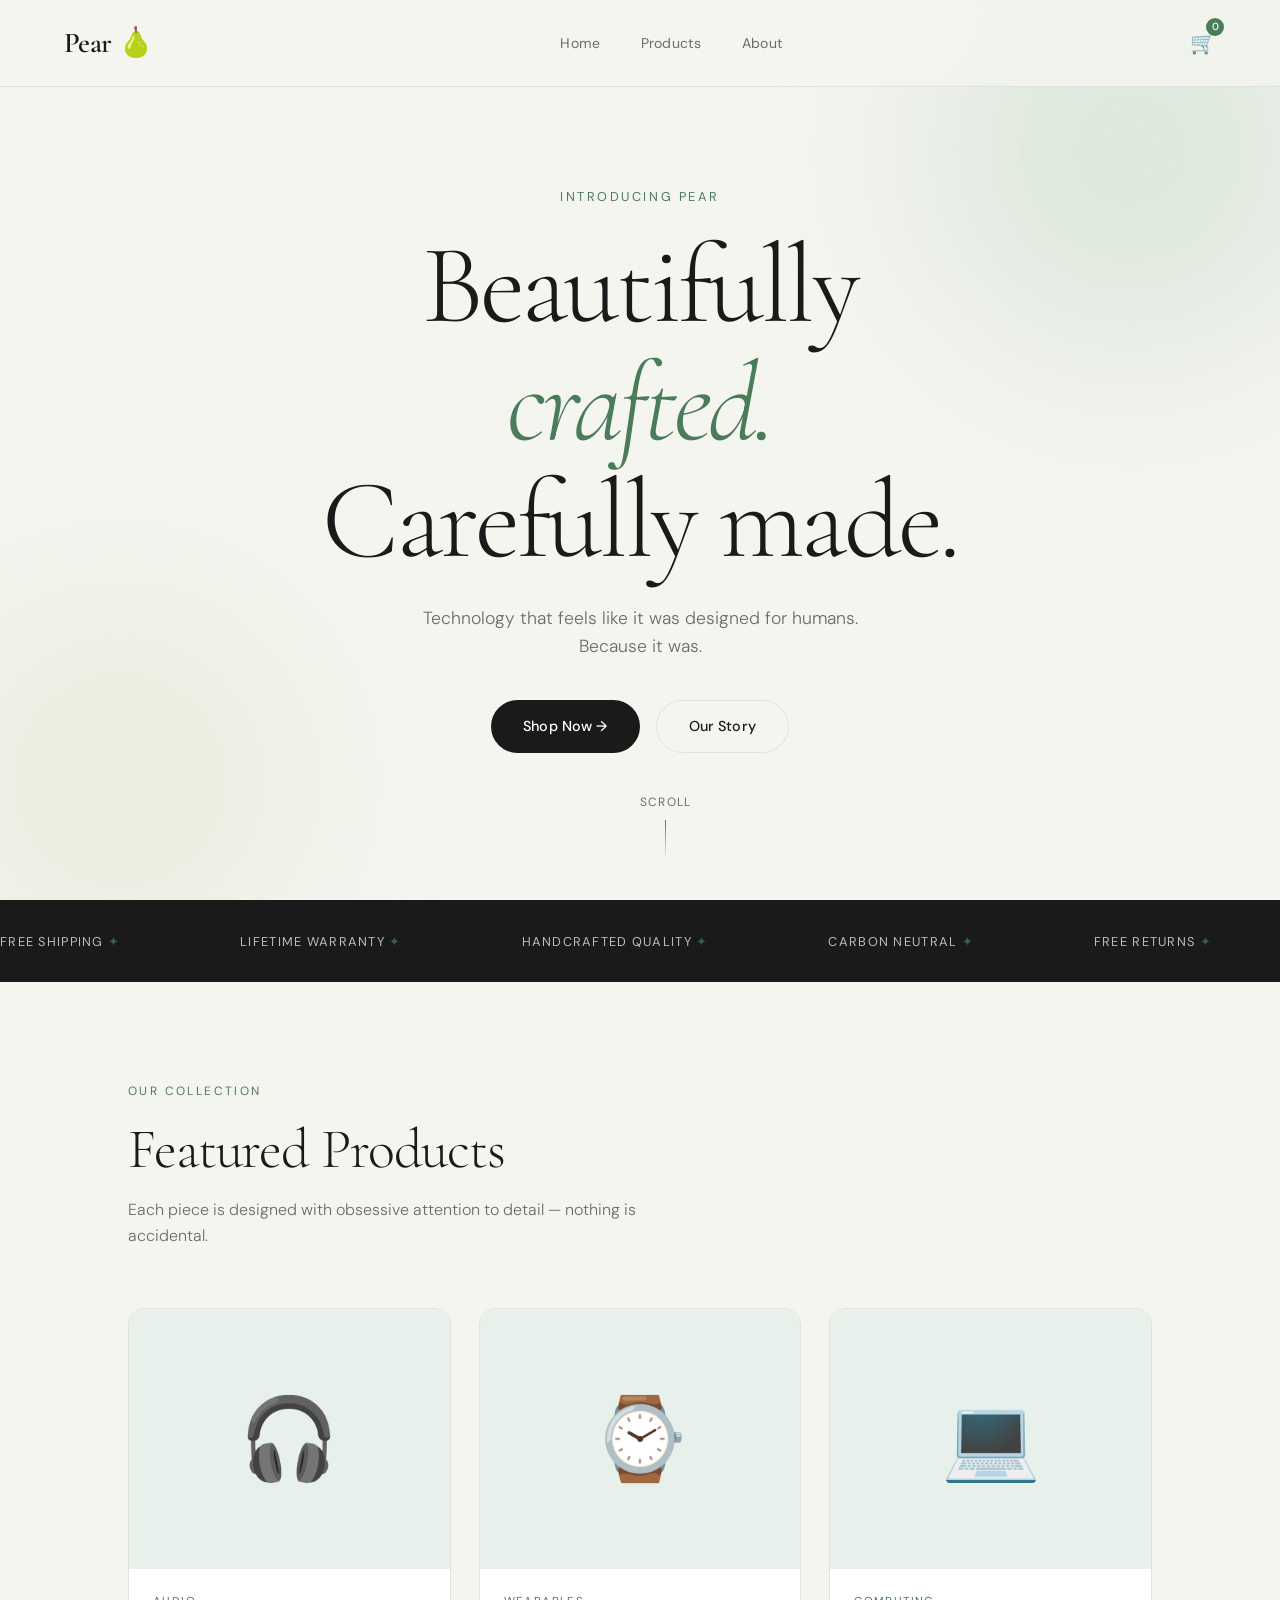
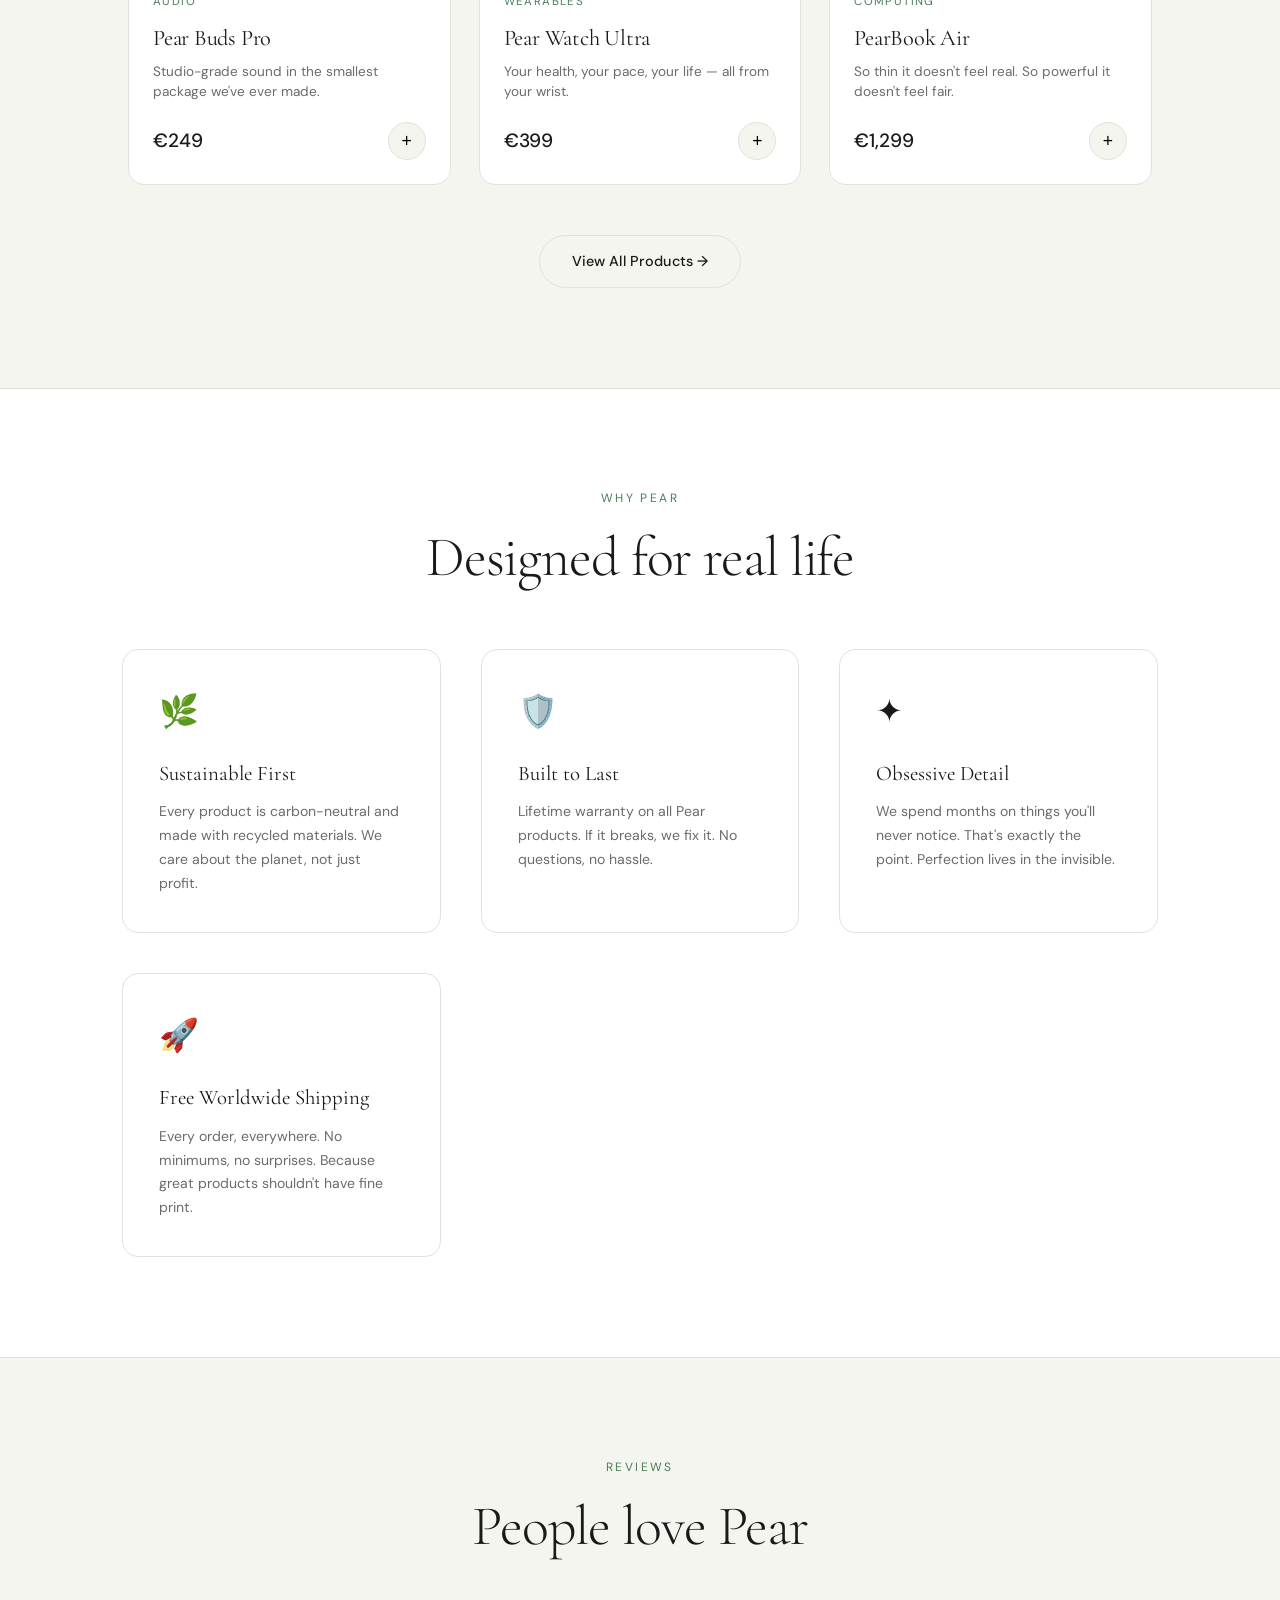
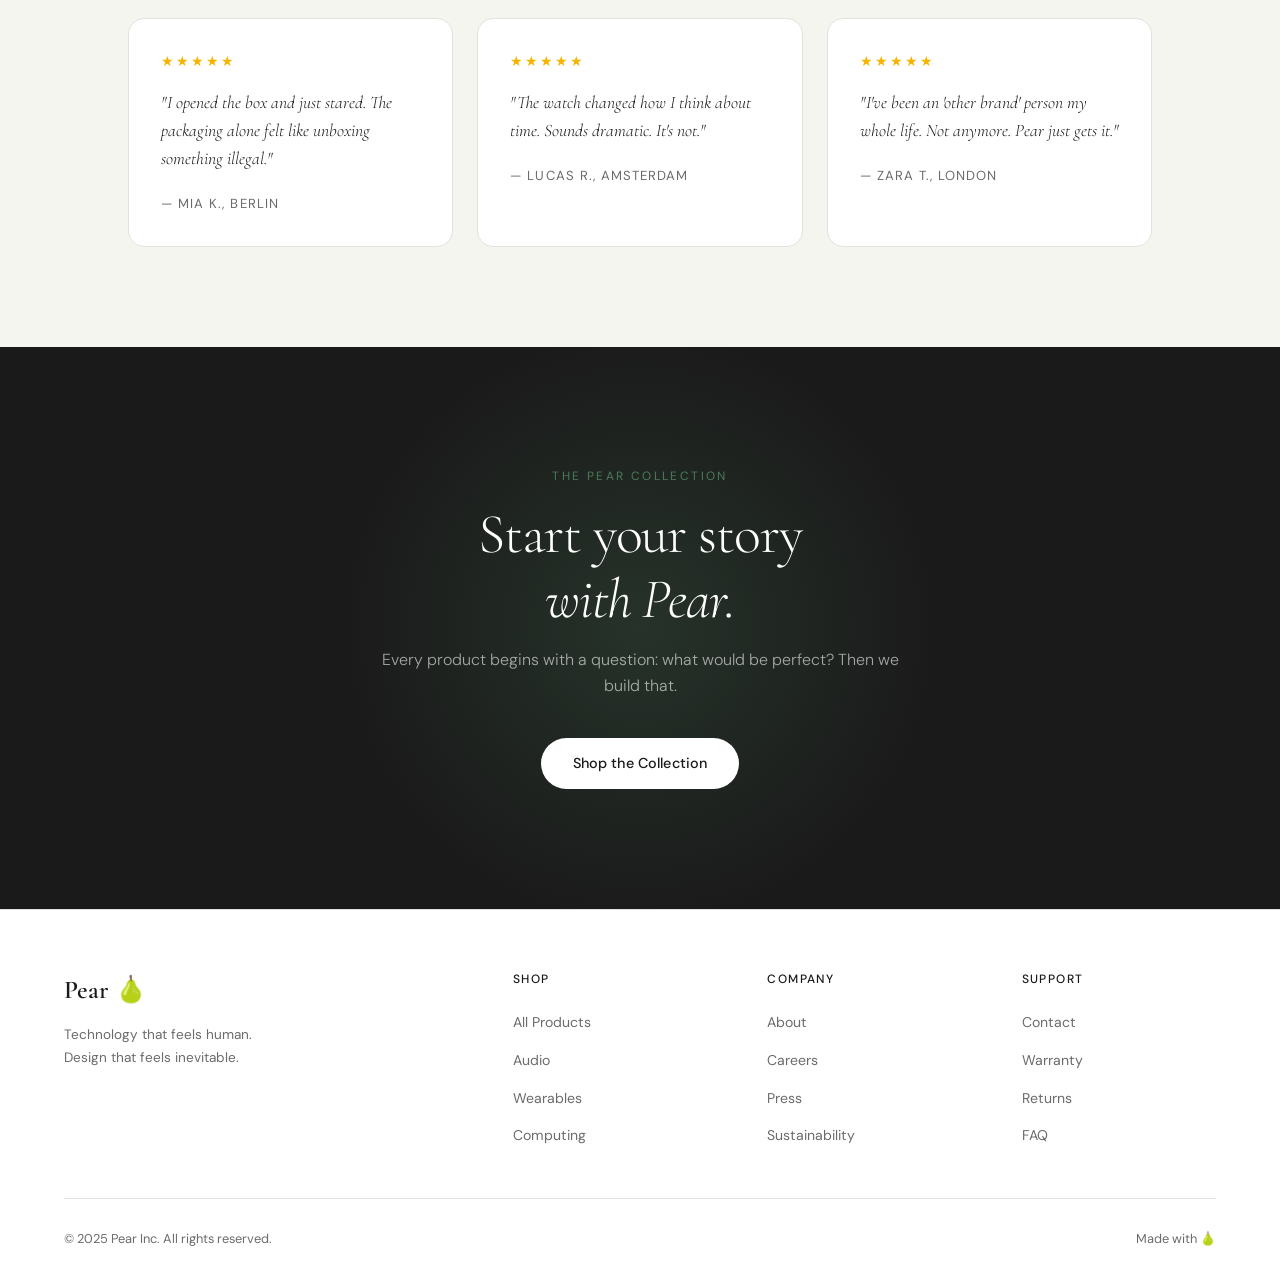
<file: index.html>
<!DOCTYPE html>
<html lang="en">
<head>
  <meta charset="UTF-8" />
  <meta name="viewport" content="width=device-width, initial-scale=1.0" />
  <title>Pear — Think Different, Again</title>
  <link rel="stylesheet" href="style.css" />
</head>
<body>

  <!-- ============================================================
       NAVIGATION
       position: fixed = stays at top as you scroll
       The cart count updates via JavaScript
       ============================================================ -->
  <nav>
    <a href="index.html" class="nav-logo">Pear 🍐</a>

    <ul class="nav-links">
      <li><a href="index.html">Home</a></li>
      <li><a href="products.html">Products</a></li>
      <li><a href="about.html">About</a></li>
    </ul>

    <!-- Cart icon with item count badge -->
    <a href="cart.html" class="nav-cart" aria-label="View cart">
      🛒
      <span class="cart-count" id="cart-count">0</span>
    </a>
  </nav>


  <!-- ============================================================
       HERO SECTION
       The first thing people see — needs to be stunning.
       The background orbs are pure CSS (::before and ::after on .hero)
       ============================================================ -->
  <section class="hero">
    <p class="hero-eyebrow">Introducing Pear</p>

    <h1>
      Beautifully<br />
      <em>crafted.</em><br />
      Carefully made.
    </h1>

    <p class="hero-sub">
      Technology that feels like it was designed for humans.
      Because it was.
    </p>

    <div class="hero-buttons">
      <a href="products.html" class="btn btn-primary">Shop Now →</a>
      <a href="about.html" class="btn btn-secondary">Our Story</a>
    </div>

    <!-- Scroll indicator — tells user to scroll down -->
    <div class="scroll-indicator">
      <p>Scroll</p>
      <span></span> <!-- the animated line -->
    </div>
  </section>


  <!-- ============================================================
       MARQUEE STRIP
       Scrolling text like Apple's feature bar.
       The track is duplicated in HTML so the scroll looks seamless.
       ============================================================ -->
  <div class="marquee-section" aria-hidden="true">
    <!-- Two identical sets of items so it loops without a jump -->
    <div class="marquee-track">
      <span class="marquee-item">Free Shipping <span>✦</span></span>
      <span class="marquee-item">Lifetime Warranty <span>✦</span></span>
      <span class="marquee-item">Handcrafted Quality <span>✦</span></span>
      <span class="marquee-item">Carbon Neutral <span>✦</span></span>
      <span class="marquee-item">Free Returns <span>✦</span></span>
      <span class="marquee-item">Made to Last <span>✦</span></span>
      <!-- Duplicate so it looks seamless when looping -->
      <span class="marquee-item">Free Shipping <span>✦</span></span>
      <span class="marquee-item">Lifetime Warranty <span>✦</span></span>
      <span class="marquee-item">Handcrafted Quality <span>✦</span></span>
      <span class="marquee-item">Carbon Neutral <span>✦</span></span>
      <span class="marquee-item">Free Returns <span>✦</span></span>
      <span class="marquee-item">Made to Last <span>✦</span></span>
    </div>
  </div>


  <!-- ============================================================
       FEATURED PRODUCTS SECTION
       .reveal class = starts invisible, JS makes it visible on scroll
       .reveal-delay-N = delays the animation slightly for stagger effect
       ============================================================ -->
  <section class="container">
    <div class="reveal">
      <p class="section-label">Our Collection</p>
      <h2 class="section-title">Featured Products</h2>
      <p class="section-sub">Each piece is designed with obsessive attention to detail — nothing is accidental.</p>
    </div>

    <div class="product-grid">

      <!-- Product Card 1 -->
      <div class="product-card reveal reveal-delay-1">
        <div class="product-card-img">🎧</div>
        <div class="product-card-body">
          <p class="product-card-category">Audio</p>
          <h3 class="product-card-name">Pear Buds Pro</h3>
          <p class="product-card-desc">Studio-grade sound in the smallest package we've ever made.</p>
          <div class="product-card-footer">
            <span class="product-price">€249</span>
            <button class="btn-add" onclick="addToCart('Pear Buds Pro', 249)" title="Add to cart">+</button>
          </div>
        </div>
      </div>

      <!-- Product Card 2 -->
      <div class="product-card reveal reveal-delay-2">
        <div class="product-card-img">⌚</div>
        <div class="product-card-body">
          <p class="product-card-category">Wearables</p>
          <h3 class="product-card-name">Pear Watch Ultra</h3>
          <p class="product-card-desc">Your health, your pace, your life — all from your wrist.</p>
          <div class="product-card-footer">
            <span class="product-price">€399</span>
            <button class="btn-add" onclick="addToCart('Pear Watch Ultra', 399)" title="Add to cart">+</button>
          </div>
        </div>
      </div>

      <!-- Product Card 3 -->
      <div class="product-card reveal reveal-delay-3">
        <div class="product-card-img">💻</div>
        <div class="product-card-body">
          <p class="product-card-category">Computing</p>
          <h3 class="product-card-name">PearBook Air</h3>
          <p class="product-card-desc">So thin it doesn't feel real. So powerful it doesn't feel fair.</p>
          <div class="product-card-footer">
            <span class="product-price">€1,299</span>
            <button class="btn-add" onclick="addToCart('PearBook Air', 1299)" title="Add to cart">+</button>
          </div>
        </div>
      </div>

    </div>

    <!-- Link to full products page -->
    <div style="text-align:center; margin-top: 50px;" class="reveal">
      <a href="products.html" class="btn btn-secondary">View All Products →</a>
    </div>
  </section>


  <!-- ============================================================
       FEATURES SECTION
       Why people should choose Pear — mini value propositions
       ============================================================ -->
  <section style="background: var(--bg-card); border-top: 1px solid var(--border); border-bottom: 1px solid var(--border);">
    <div class="container">
      <div class="reveal" style="text-align:center">
        <p class="section-label">Why Pear</p>
        <h2 class="section-title">Designed for real life</h2>
      </div>

      <div class="features-grid">

        <div class="feature-card reveal reveal-delay-1">
          <div class="feature-icon">🌿</div>
          <h3 class="feature-title">Sustainable First</h3>
          <p class="feature-text">Every product is carbon-neutral and made with recycled materials. We care about the planet, not just profit.</p>
        </div>

        <div class="feature-card reveal reveal-delay-2">
          <div class="feature-icon">🛡️</div>
          <h3 class="feature-title">Built to Last</h3>
          <p class="feature-text">Lifetime warranty on all Pear products. If it breaks, we fix it. No questions, no hassle.</p>
        </div>

        <div class="feature-card reveal reveal-delay-3">
          <div class="feature-icon">✦</div>
          <h3 class="feature-title">Obsessive Detail</h3>
          <p class="feature-text">We spend months on things you'll never notice. That's exactly the point. Perfection lives in the invisible.</p>
        </div>

        <div class="feature-card reveal reveal-delay-4">
          <div class="feature-icon">🚀</div>
          <h3 class="feature-title">Free Worldwide Shipping</h3>
          <p class="feature-text">Every order, everywhere. No minimums, no surprises. Because great products shouldn't have fine print.</p>
        </div>

      </div>
    </div>
  </section>


  <!-- ============================================================
       TESTIMONIALS SECTION
       ============================================================ -->
  <section class="container">
    <div class="reveal" style="text-align:center">
      <p class="section-label">Reviews</p>
      <h2 class="section-title">People love Pear</h2>
    </div>

    <div class="testimonials-grid">

      <div class="testimonial-card reveal reveal-delay-1">
        <div class="testimonial-stars">★★★★★</div>
        <p class="testimonial-text">"I opened the box and just stared. The packaging alone felt like unboxing something illegal."</p>
        <p class="testimonial-author">— Mia K., Berlin</p>
      </div>

      <div class="testimonial-card reveal reveal-delay-2">
        <div class="testimonial-stars">★★★★★</div>
        <p class="testimonial-text">"The watch changed how I think about time. Sounds dramatic. It's not."</p>
        <p class="testimonial-author">— Lucas R., Amsterdam</p>
      </div>

      <div class="testimonial-card reveal reveal-delay-3">
        <div class="testimonial-stars">★★★★★</div>
        <p class="testimonial-text">"I've been an 'other brand' person my whole life. Not anymore. Pear just gets it."</p>
        <p class="testimonial-author">— Zara T., London</p>
      </div>

    </div>
  </section>


  <!-- ============================================================
       CTA SECTION — Call to Action
       The big closing section that invites people to buy
       ============================================================ -->
  <section class="cta-section">
    <div class="reveal">
      <p class="section-label" style="color: var(--accent)">The Pear Collection</p>
      <h2 class="section-title">Start your story<br /><em>with Pear.</em></h2>
      <p class="section-sub">Every product begins with a question: what would be perfect? Then we build that.</p>
      <a href="products.html" class="btn btn-primary">Shop the Collection</a>
    </div>
  </section>


  <!-- ============================================================
       FOOTER
       ============================================================ -->
  <footer>
    <div class="footer-top">
      <div>
        <p class="footer-brand-name">Pear 🍐</p>
        <p class="footer-brand-text">Technology that feels human. Design that feels inevitable.</p>
      </div>

      <div class="footer-col">
        <h4>Shop</h4>
        <ul>
          <li><a href="products.html">All Products</a></li>
          <li><a href="products.html">Audio</a></li>
          <li><a href="products.html">Wearables</a></li>
          <li><a href="products.html">Computing</a></li>
        </ul>
      </div>

      <div class="footer-col">
        <h4>Company</h4>
        <ul>
          <li><a href="about.html">About</a></li>
          <li><a href="#">Careers</a></li>
          <li><a href="#">Press</a></li>
          <li><a href="#">Sustainability</a></li>
        </ul>
      </div>

      <div class="footer-col">
        <h4>Support</h4>
        <ul>
          <li><a href="#">Contact</a></li>
          <li><a href="#">Warranty</a></li>
          <li><a href="#">Returns</a></li>
          <li><a href="#">FAQ</a></li>
        </ul>
      </div>
    </div>

    <div class="footer-bottom">
      <p>© 2025 Pear Inc. All rights reserved.</p>
      <p>Made with 🍐</p>
    </div>
  </footer>


  <!-- ============================================================
       TOAST NOTIFICATION
       Hidden by default. JS shows it when item is added to cart.
       ============================================================ -->
  <div class="toast" id="toast">✓ Added to cart</div>


  <!-- ============================================================
       JAVASCRIPT
       All the interactivity lives here
       ============================================================ -->
  <script>
    // ── SCROLL REVEAL ANIMATION ──────────────────────────────
    // IntersectionObserver watches elements and fires a callback
    // when they enter/exit the viewport (visible area of screen)

    const observer = new IntersectionObserver((entries) => {
      entries.forEach(entry => {
        if (entry.isIntersecting) {
          // Element is now visible in viewport → add "visible" class
          entry.target.classList.add('visible');
          // Stop watching this element once it's shown (performance)
          observer.unobserve(entry.target);
        }
      });
    }, {
      threshold: 0.1,      // Trigger when 10% of element is visible
      rootMargin: '0px 0px -50px 0px' // Trigger 50px before bottom of screen
    });

    // Watch all elements with class "reveal"
    document.querySelectorAll('.reveal').forEach(el => observer.observe(el));


    // ── CART COUNTER ─────────────────────────────────────────
    // localStorage = browser storage that persists between page loads
    // JSON.parse converts stored text back to usable data

    function updateCartCount() {
      const cart = JSON.parse(localStorage.getItem('pear-cart') || '[]');
      // Update all cart count badges on the page
      document.querySelectorAll('#cart-count').forEach(el => {
        el.textContent = cart.length;
      });
    }

    // Run on page load
    updateCartCount();


    // ── ADD TO CART ──────────────────────────────────────────
    // Called by each product card's "+" button

    function addToCart(name, price) {
      // Get existing cart from localStorage (or empty array if none)
      const cart = JSON.parse(localStorage.getItem('pear-cart') || '[]');

      // Add new item to the cart array
      cart.push({ name, price, id: Date.now() }); // Date.now() = unique ID

      // Save updated cart back to localStorage
      localStorage.setItem('pear-cart', JSON.stringify(cart));

      // Update the cart count badge
      updateCartCount();

      // Show the toast notification
      showToast(`${name} added to cart`);
    }


    // ── TOAST NOTIFICATION ───────────────────────────────────
    // Shows a little confirmation at the bottom of the screen

    function showToast(message) {
      const toast = document.getElementById('toast');
      toast.textContent = '✓ ' + message;
      toast.classList.add('show');      // Makes it visible (CSS transition handles animation)

      // Hide it again after 2.5 seconds
      setTimeout(() => toast.classList.remove('show'), 2500);
    }


    // ── NAV BACKGROUND ON SCROLL ─────────────────────────────
    // Adds a stronger shadow to nav when user scrolls down

    window.addEventListener('scroll', () => {
      const nav = document.querySelector('nav');
      if (window.scrollY > 60) {
        nav.style.boxShadow = '0 2px 20px rgba(0,0,0,0.08)';
      } else {
        nav.style.boxShadow = 'none';
      }
    });
  </script>

</body>
</html>
</file>
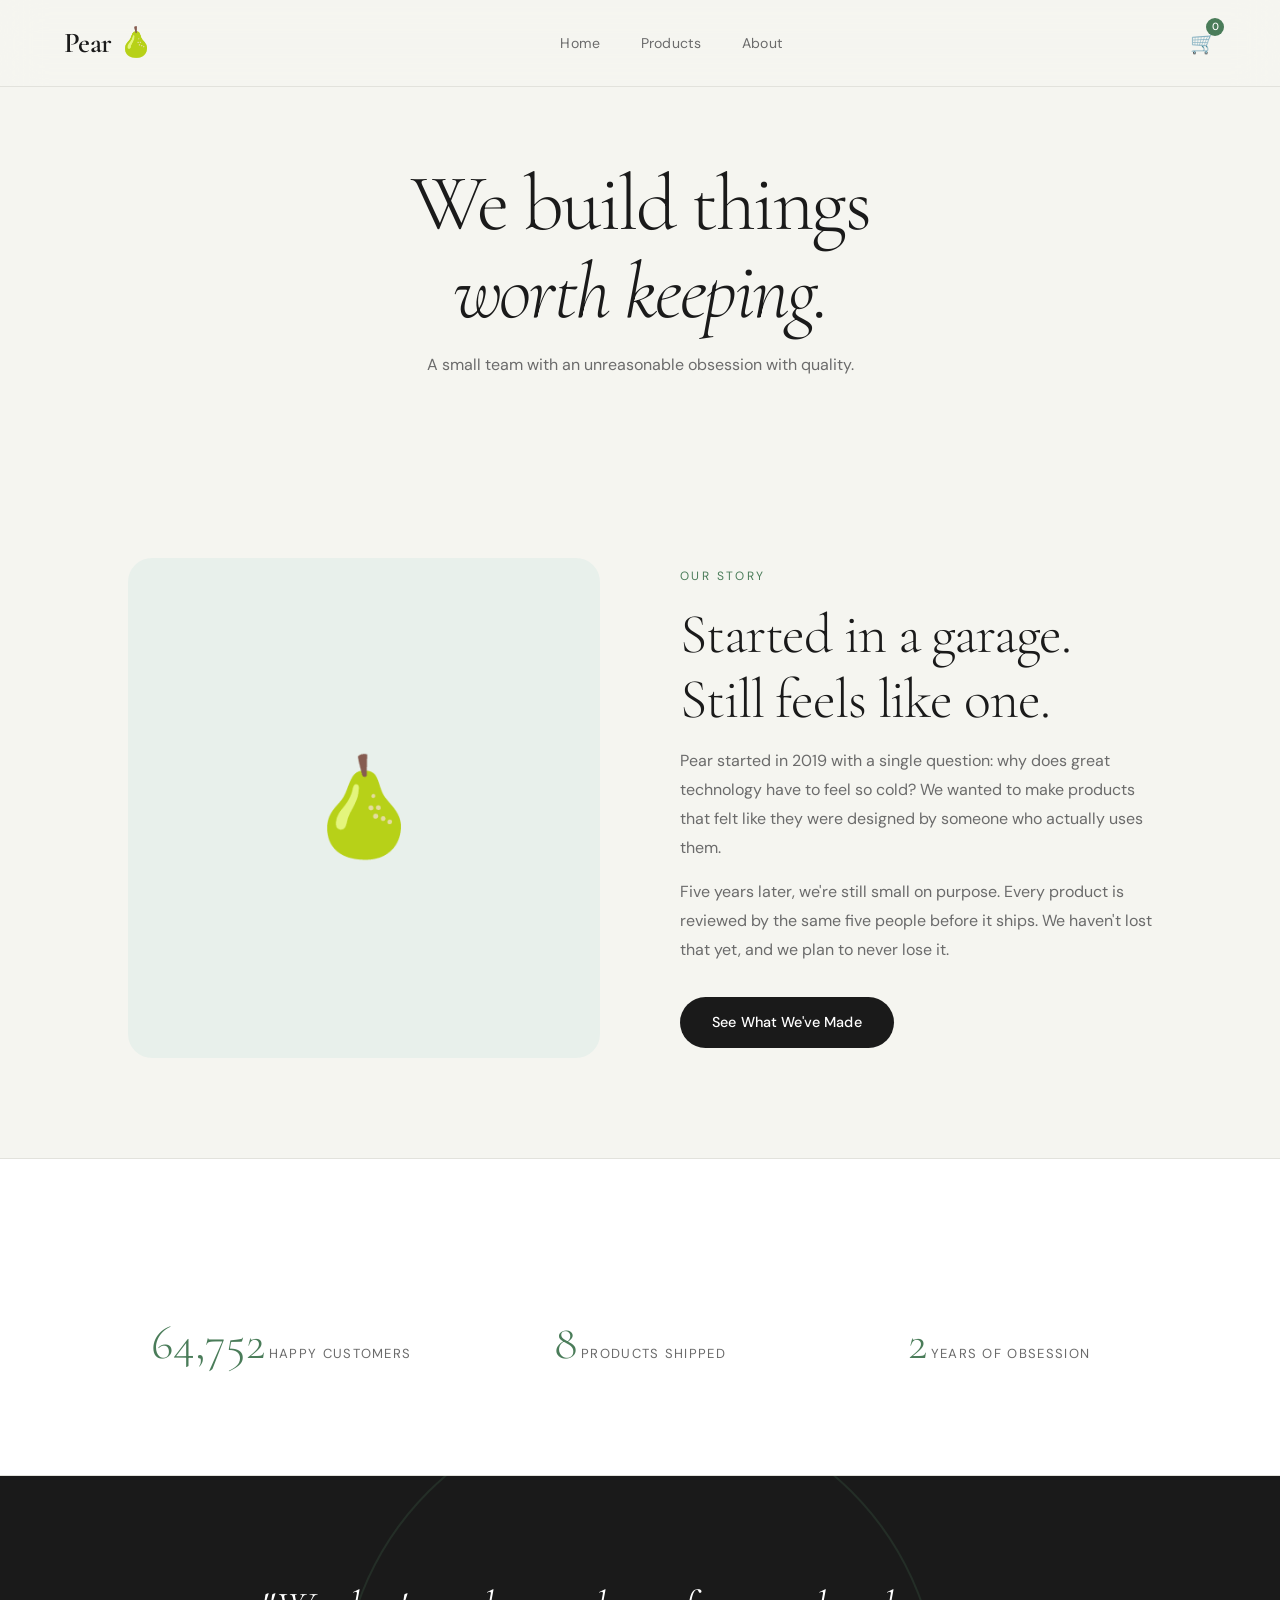
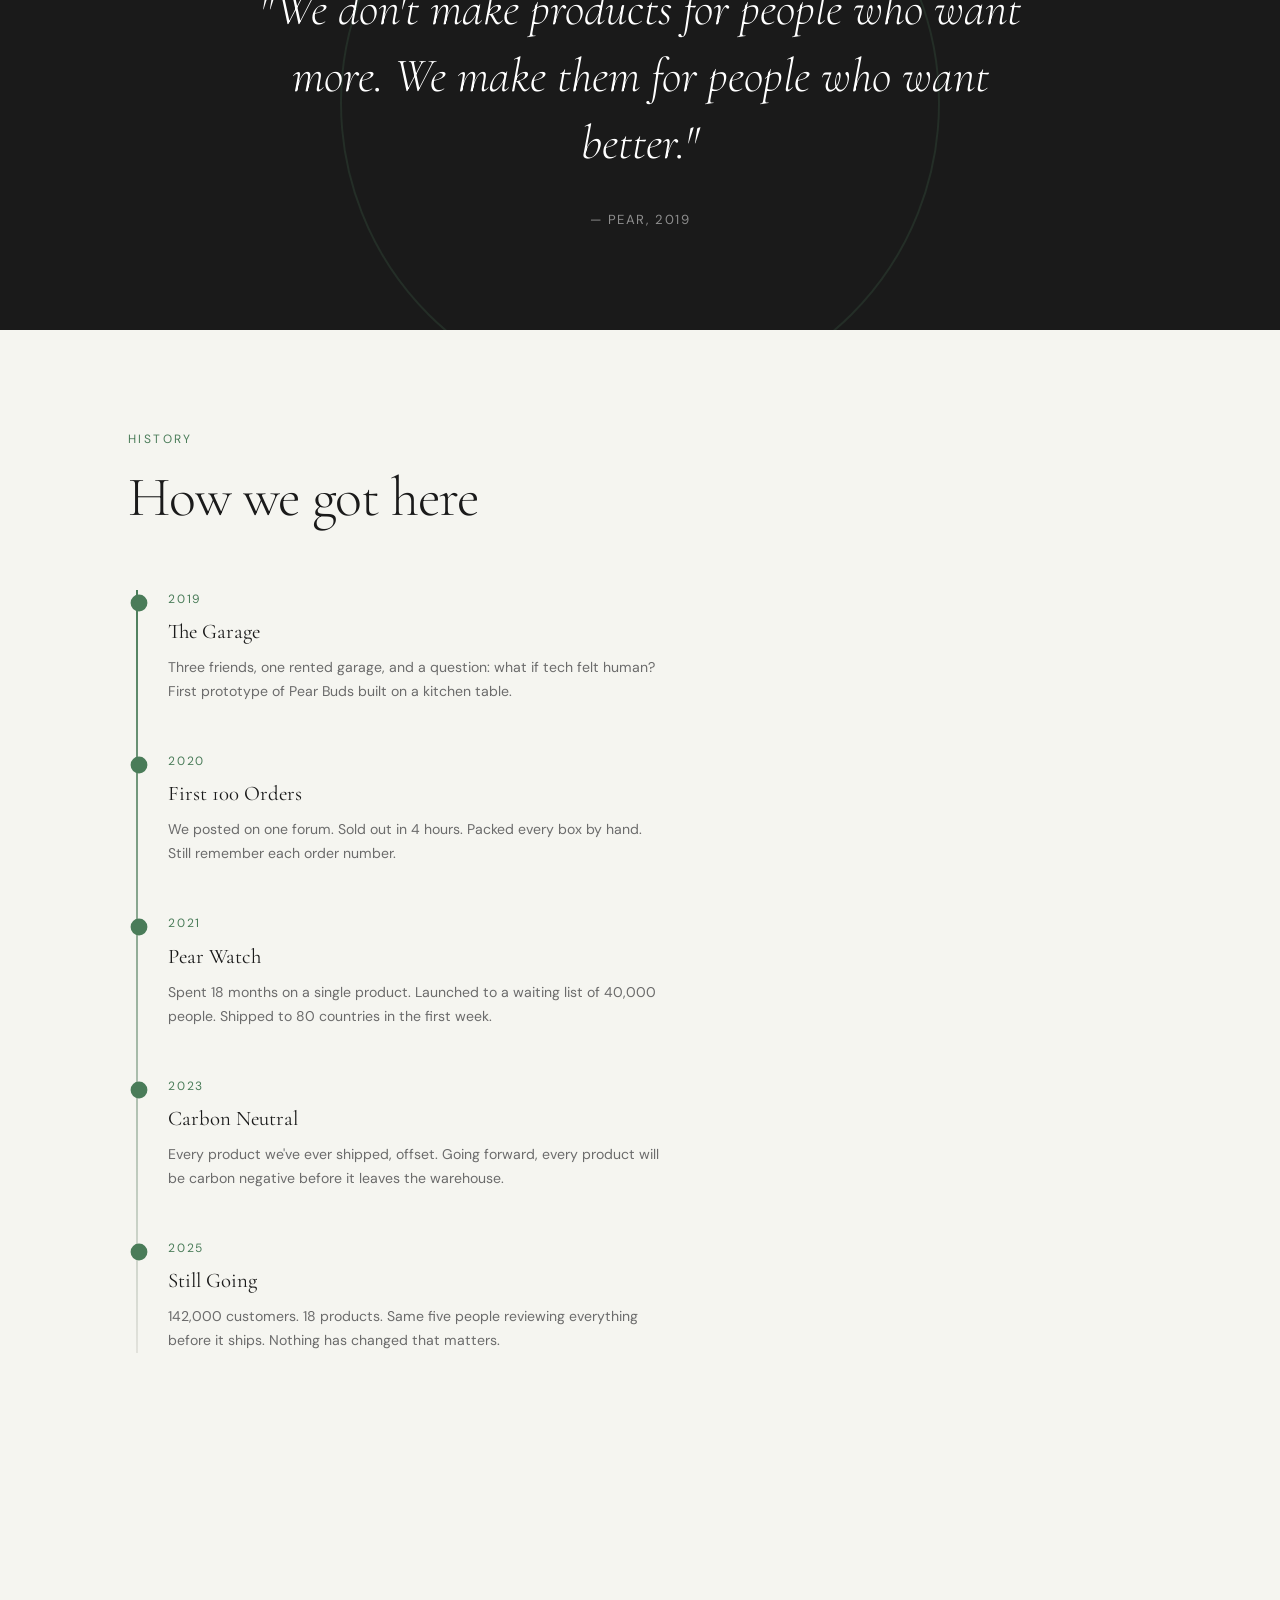
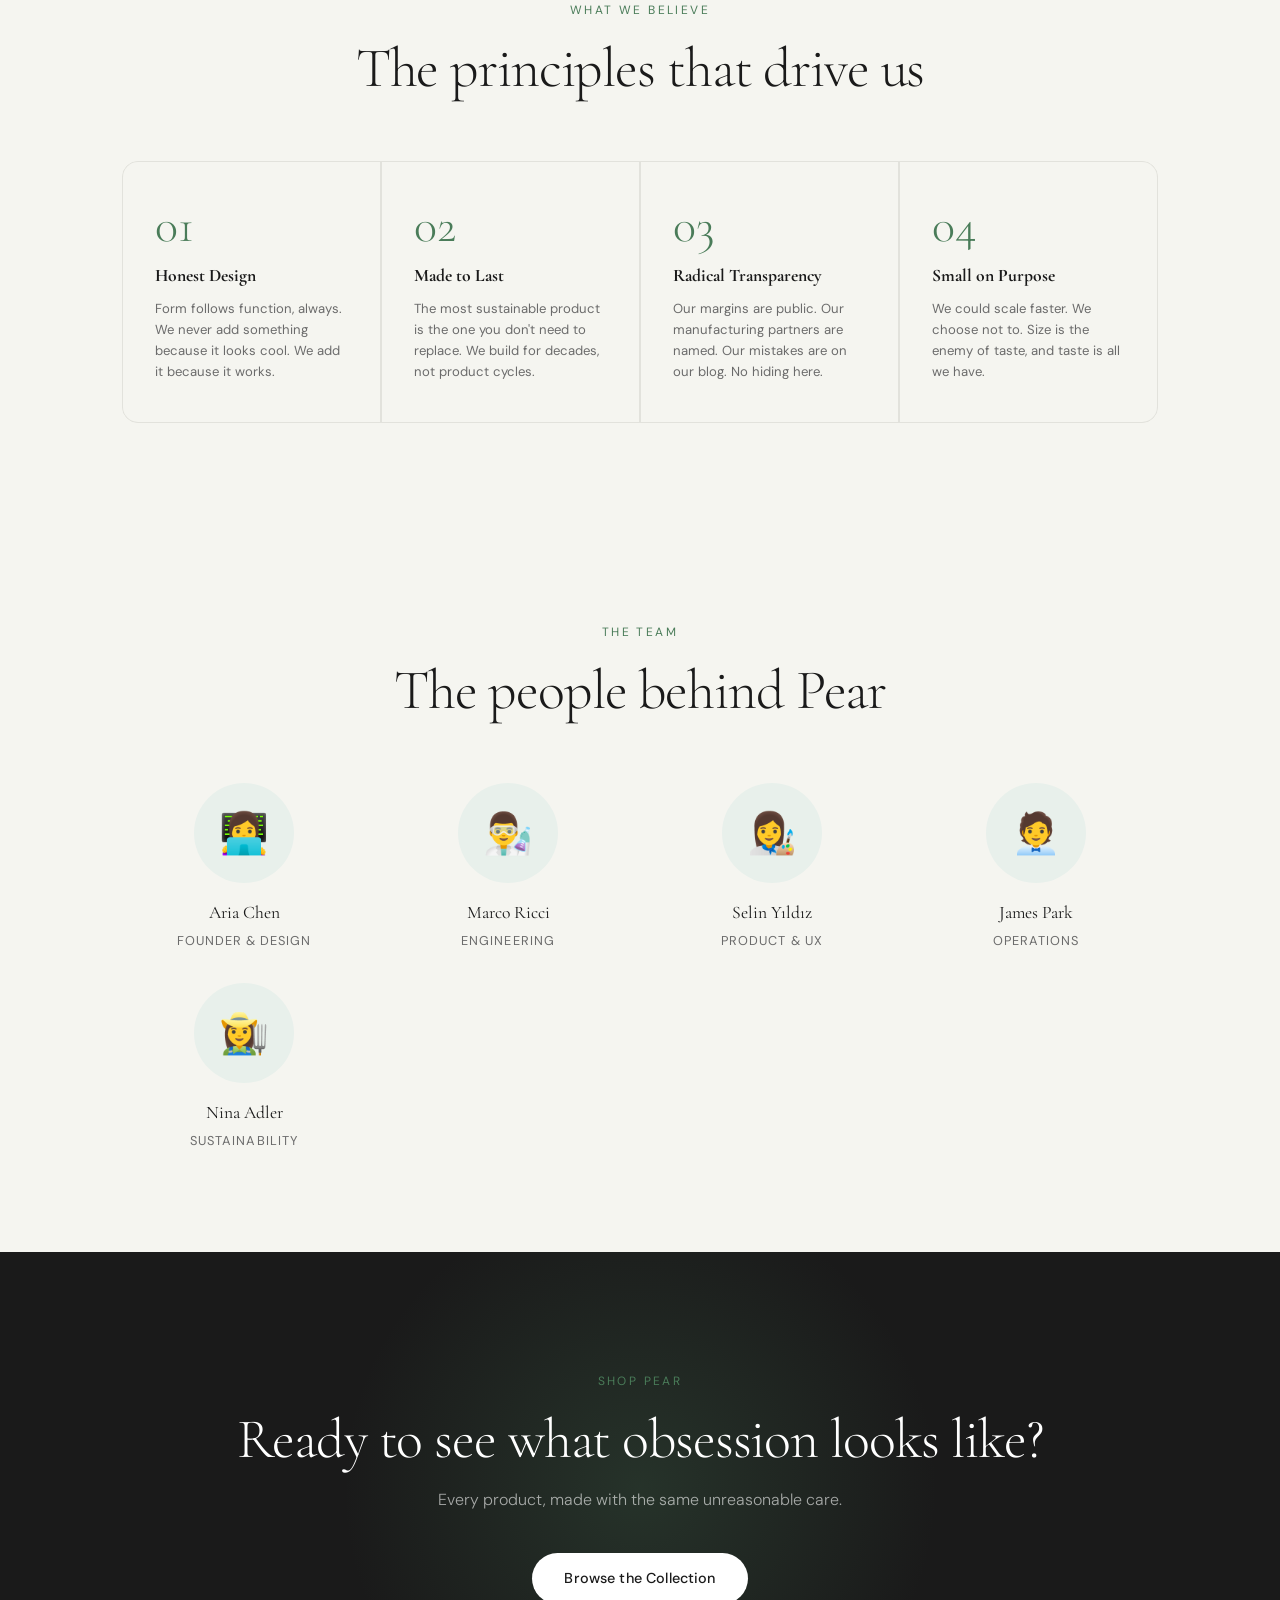
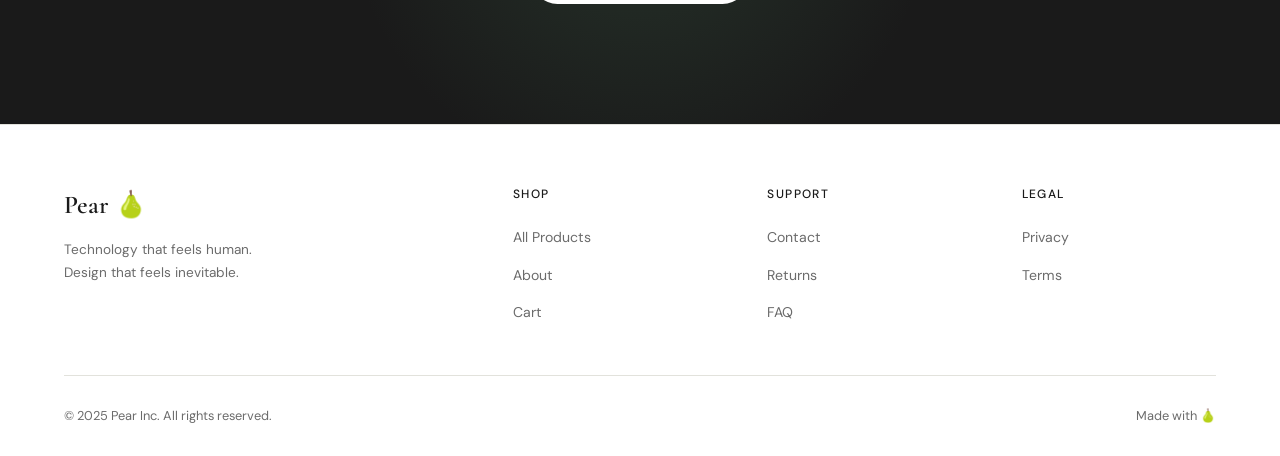
<file: about.html>
<!DOCTYPE html>
<html lang="en">
<head>
  <meta charset="UTF-8" />
  <meta name="viewport" content="width=device-width, initial-scale=1.0" />
  <title>About — Pear</title>
  <link rel="stylesheet" href="style.css" />

  <style>
    /* ── Timeline ──
       Vertical timeline for company history
       ─────────────────────────────────────────────────────── */
    .timeline {
      position: relative;
      padding: 0 0 0 40px;
      margin-top: 60px;
    }

    /* The vertical line running down the left */
    .timeline::before {
      content: '';
      position: absolute;
      left: 8px;
      top: 0;
      bottom: 0;
      width: 2px;
      background: linear-gradient(to bottom, var(--accent), var(--border));
    }

    .timeline-item {
      position: relative;
      margin-bottom: 48px;
    }

    /* The dot on the timeline line */
    .timeline-item::before {
      content: '';
      position: absolute;
      left: -36px;
      top: 6px;
      width: 14px;
      height: 14px;
      border-radius: 50%;
      background: var(--bg-card);
      border: 3px solid var(--accent);
      /* Pop-in animation using JS-added class */
      transition: transform 0.4s ease, background 0.4s ease;
    }

    .timeline-item.visible::before {
      background: var(--accent); /* filled dot when visible */
      transform: scale(1.2);
    }

    .timeline-year {
      font-size: 0.75rem;
      letter-spacing: 0.15em;
      text-transform: uppercase;
      color: var(--accent);
      margin-bottom: 6px;
    }

    .timeline-title {
      font-family: var(--font-display);
      font-size: 1.3rem;
      font-weight: 400;
      margin-bottom: 8px;
    }

    .timeline-text {
      font-size: 0.88rem;
      color: var(--text-muted);
      line-height: 1.7;
      max-width: 500px;
    }

    /* ── Values grid ── */
    .values-grid {
      display: grid;
      grid-template-columns: repeat(auto-fit, minmax(200px, 1fr));
      gap: 2px;     /* tiny gap creates grid lines look */
      margin-top: 60px;
      background: var(--border); /* shows through gaps as grid lines */
      border: 1px solid var(--border);
      border-radius: var(--radius);
      overflow: hidden;
    }

    .value-card {
      background: var(--bg);
      padding: 40px 32px;
      transition: background var(--transition);
    }
    .value-card:hover { background: var(--accent-light); }

    .value-num {
      font-family: var(--font-display);
      font-size: 3rem;
      font-weight: 300;
      color: var(--accent);
      line-height: 1;
      margin-bottom: 12px;
    }

    .value-title {
      font-family: var(--font-display);
      font-size: 1.1rem;
      margin-bottom: 8px;
    }

    .value-text {
      font-size: 0.82rem;
      color: var(--text-muted);
      line-height: 1.6;
    }

    /* ── Mission statement ── */
    .mission-block {
      padding: 100px 5%;
      text-align: center;
      background: var(--text);
      color: #fff;
      position: relative;
      overflow: hidden;
    }

    /* Animated ring in background */
    .mission-block::before {
      content: '';
      position: absolute;
      width: 600px;
      height: 600px;
      border: 2px solid rgba(74,124,89,0.2);
      border-radius: 50%;
      top: 50%;
      left: 50%;
      transform: translate(-50%, -50%);
      /* Rotate forever — subtle background animation */
      animation: spin 30s linear infinite;
    }

    .mission-quote {
      font-family: var(--font-display);
      font-size: clamp(1.8rem, 4vw, 3rem);
      font-weight: 300;
      font-style: italic;
      line-height: 1.4;
      max-width: 800px;
      margin: 0 auto 32px;
      position: relative;
    }

    .mission-source {
      font-size: 0.82rem;
      letter-spacing: 0.12em;
      text-transform: uppercase;
      color: rgba(255,255,255,0.5);
      position: relative;
    }

    /* ── Counter animation ──
       Numbers count up when they enter viewport
       ─────────────────────────────────────────────────────── */
    .counting {
      display: inline-block;
    }
  </style>
</head>
<body>

  <!-- NAVIGATION -->
  <nav>
    <a href="index.html" class="nav-logo">Pear 🍐</a>
    <ul class="nav-links">
      <li><a href="index.html">Home</a></li>
      <li><a href="products.html">Products</a></li>
      <li><a href="about.html">About</a></li>
    </ul>
    <a href="cart.html" class="nav-cart" aria-label="View cart">
      🛒
      <span class="cart-count" id="cart-count">0</span>
    </a>
  </nav>


  <!-- ── PAGE HERO ── -->
  <div class="page-hero">
    <h1>We build things<br /><em>worth keeping.</em></h1>
    <p>A small team with an unreasonable obsession with quality.</p>
  </div>


  <!-- ── STORY SECTION ── -->
  <section class="container">
    <div class="about-story">

      <!-- Left: image -->
      <div class="about-story-img reveal">🍐</div>

      <!-- Right: text -->
      <div class="reveal reveal-delay-2">
        <p class="section-label">Our Story</p>
        <h2 class="section-title">Started in a garage.<br />Still feels like one.</h2>
        <p style="color: var(--text-muted); line-height: 1.8; margin-top: 16px;">
          Pear started in 2019 with a single question: why does great technology
          have to feel so cold? We wanted to make products that felt like they were
          designed by someone who actually uses them.
        </p>
        <p style="color: var(--text-muted); line-height: 1.8; margin-top: 16px;">
          Five years later, we're still small on purpose. Every product is
          reviewed by the same five people before it ships. We haven't lost
          that yet, and we plan to never lose it.
        </p>
        <a href="products.html" class="btn btn-primary" style="margin-top: 32px;">See What We've Made</a>
      </div>
    </div>
  </section>


  <!-- ── STATS ── -->
  <section style="background: var(--bg-card); border-top: 1px solid var(--border); border-bottom: 1px solid var(--border);">
    <div class="container">
      <div class="about-stat-grid reveal">

        <!-- data-target = the number JS will count up to -->
        <div>
          <span class="about-stat-num counting" data-target="142000">0</span>
          <span class="about-stat-label">Happy customers</span>
        </div>
        <div>
          <span class="about-stat-num counting" data-target="18">0</span>
          <span class="about-stat-label">Products shipped</span>
        </div>
        <div>
          <span class="about-stat-num counting" data-target="5">0</span>
          <span class="about-stat-label">Years of obsession</span>
        </div>

      </div>
    </div>
  </section>


  <!-- ── MISSION ── -->
  <section class="mission-block">
    <blockquote class="mission-quote reveal">
      "We don't make products for people who want more. We make them for people who want better."
    </blockquote>
    <p class="mission-source reveal">— Pear, 2019</p>
  </section>


  <!-- ── TIMELINE ── -->
  <section class="container">
    <div class="reveal">
      <p class="section-label">History</p>
      <h2 class="section-title">How we got here</h2>
    </div>

    <div class="timeline">

      <div class="timeline-item reveal">
        <p class="timeline-year">2019</p>
        <h3 class="timeline-title">The Garage</h3>
        <p class="timeline-text">Three friends, one rented garage, and a question: what if tech felt human? First prototype of Pear Buds built on a kitchen table.</p>
      </div>

      <div class="timeline-item reveal">
        <p class="timeline-year">2020</p>
        <h3 class="timeline-title">First 100 Orders</h3>
        <p class="timeline-text">We posted on one forum. Sold out in 4 hours. Packed every box by hand. Still remember each order number.</p>
      </div>

      <div class="timeline-item reveal">
        <p class="timeline-year">2021</p>
        <h3 class="timeline-title">Pear Watch</h3>
        <p class="timeline-text">Spent 18 months on a single product. Launched to a waiting list of 40,000 people. Shipped to 80 countries in the first week.</p>
      </div>

      <div class="timeline-item reveal">
        <p class="timeline-year">2023</p>
        <h3 class="timeline-title">Carbon Neutral</h3>
        <p class="timeline-text">Every product we've ever shipped, offset. Going forward, every product will be carbon negative before it leaves the warehouse.</p>
      </div>

      <div class="timeline-item reveal">
        <p class="timeline-year">2025</p>
        <h3 class="timeline-title">Still Going</h3>
        <p class="timeline-text">142,000 customers. 18 products. Same five people reviewing everything before it ships. Nothing has changed that matters.</p>
      </div>

    </div>
  </section>


  <!-- ── VALUES ── -->
  <section>
    <div class="container">
      <div class="reveal" style="text-align:center">
        <p class="section-label">What We Believe</p>
        <h2 class="section-title">The principles that drive us</h2>
      </div>

      <div class="values-grid">
        <div class="value-card reveal">
          <p class="value-num">01</p>
          <h3 class="value-title">Honest Design</h3>
          <p class="value-text">Form follows function, always. We never add something because it looks cool. We add it because it works.</p>
        </div>
        <div class="value-card reveal reveal-delay-1">
          <p class="value-num">02</p>
          <h3 class="value-title">Made to Last</h3>
          <p class="value-text">The most sustainable product is the one you don't need to replace. We build for decades, not product cycles.</p>
        </div>
        <div class="value-card reveal reveal-delay-2">
          <p class="value-num">03</p>
          <h3 class="value-title">Radical Transparency</h3>
          <p class="value-text">Our margins are public. Our manufacturing partners are named. Our mistakes are on our blog. No hiding here.</p>
        </div>
        <div class="value-card reveal reveal-delay-3">
          <p class="value-num">04</p>
          <h3 class="value-title">Small on Purpose</h3>
          <p class="value-text">We could scale faster. We choose not to. Size is the enemy of taste, and taste is all we have.</p>
        </div>
      </div>
    </div>
  </section>


  <!-- ── TEAM ── -->
  <section class="container">
    <div class="reveal" style="text-align:center">
      <p class="section-label">The Team</p>
      <h2 class="section-title">The people behind Pear</h2>
    </div>

    <div class="team-grid">
      <div class="team-card reveal">
        <div class="team-avatar">👩‍💻</div>
        <p class="team-name">Aria Chen</p>
        <p class="team-role">Founder & Design</p>
      </div>
      <div class="team-card reveal reveal-delay-1">
        <div class="team-avatar">👨‍🔬</div>
        <p class="team-name">Marco Ricci</p>
        <p class="team-role">Engineering</p>
      </div>
      <div class="team-card reveal reveal-delay-2">
        <div class="team-avatar">👩‍🎨</div>
        <p class="team-name">Selin Yıldız</p>
        <p class="team-role">Product & UX</p>
      </div>
      <div class="team-card reveal reveal-delay-3">
        <div class="team-avatar">🧑‍💼</div>
        <p class="team-name">James Park</p>
        <p class="team-role">Operations</p>
      </div>
      <div class="team-card reveal reveal-delay-4">
        <div class="team-avatar">👩‍🌾</div>
        <p class="team-name">Nina Adler</p>
        <p class="team-role">Sustainability</p>
      </div>
    </div>
  </section>


  <!-- ── CTA ── -->
  <section class="cta-section">
    <div class="reveal">
      <p class="section-label" style="color: var(--accent)">Shop Pear</p>
      <h2 class="section-title">Ready to see what obsession looks like?</h2>
      <p class="section-sub">Every product, made with the same unreasonable care.</p>
      <a href="products.html" class="btn btn-primary">Browse the Collection</a>
    </div>
  </section>


  <!-- FOOTER -->
  <footer>
    <div class="footer-top">
      <div>
        <p class="footer-brand-name">Pear 🍐</p>
        <p class="footer-brand-text">Technology that feels human. Design that feels inevitable.</p>
      </div>
      <div class="footer-col">
        <h4>Shop</h4>
        <ul>
          <li><a href="products.html">All Products</a></li>
          <li><a href="about.html">About</a></li>
          <li><a href="cart.html">Cart</a></li>
        </ul>
      </div>
      <div class="footer-col">
        <h4>Support</h4>
        <ul>
          <li><a href="#">Contact</a></li>
          <li><a href="#">Returns</a></li>
          <li><a href="#">FAQ</a></li>
        </ul>
      </div>
      <div class="footer-col">
        <h4>Legal</h4>
        <ul>
          <li><a href="#">Privacy</a></li>
          <li><a href="#">Terms</a></li>
        </ul>
      </div>
    </div>
    <div class="footer-bottom">
      <p>© 2025 Pear Inc. All rights reserved.</p>
      <p>Made with 🍐</p>
    </div>
  </footer>

  <div class="toast" id="toast">✓ Done</div>

  <script>
    // ── SCROLL REVEAL ────────────────────────────────────────
    const observer = new IntersectionObserver((entries) => {
      entries.forEach(entry => {
        if (entry.isIntersecting) {
          entry.target.classList.add('visible');
          observer.unobserve(entry.target);
        }
      });
    }, { threshold: 0.1 });
    document.querySelectorAll('.reveal').forEach(el => observer.observe(el));


    // ── COUNTER ANIMATION ────────────────────────────────────
    // Makes numbers count up from 0 to their target value
    // Uses IntersectionObserver so it starts when number is on screen

    const counterObserver = new IntersectionObserver((entries) => {
      entries.forEach(entry => {
        if (entry.isIntersecting) {
          animateCounter(entry.target);
          counterObserver.unobserve(entry.target); // only count up once
        }
      });
    }, { threshold: 0.5 }); // trigger when 50% visible

    document.querySelectorAll('.counting').forEach(el => counterObserver.observe(el));

    function animateCounter(el) {
      const target = parseInt(el.getAttribute('data-target')); // the final number
      const duration = 2000; // 2 seconds
      const step = target / (duration / 16); // how much to add each frame (60fps)
      let current = 0;

      // setInterval runs a function repeatedly
      const timer = setInterval(() => {
        current += step;

        if (current >= target) {
          current = target;
          clearInterval(timer); // stop the interval when we reach the target
        }

        // Format large numbers with commas (e.g. 142,000)
        el.textContent = Math.floor(current).toLocaleString();
      }, 16); // 16ms ≈ 60fps
    }


    // ── CART COUNT ───────────────────────────────────────────
    function updateCartCount() {
      const cart = JSON.parse(localStorage.getItem('pear-cart') || '[]');
      document.querySelectorAll('#cart-count').forEach(el => el.textContent = cart.length);
    }
    updateCartCount();

    function showToast(message) {
      const toast = document.getElementById('toast');
      toast.textContent = message;
      toast.classList.add('show');
      setTimeout(() => toast.classList.remove('show'), 2500);
    }

    // ── NAV SCROLL ───────────────────────────────────────────
    window.addEventListener('scroll', () => {
      const nav = document.querySelector('nav');
      nav.style.boxShadow = window.scrollY > 60 ? '0 2px 20px rgba(0,0,0,0.08)' : 'none';
    });
  </script>

</body>
</html>
</file>
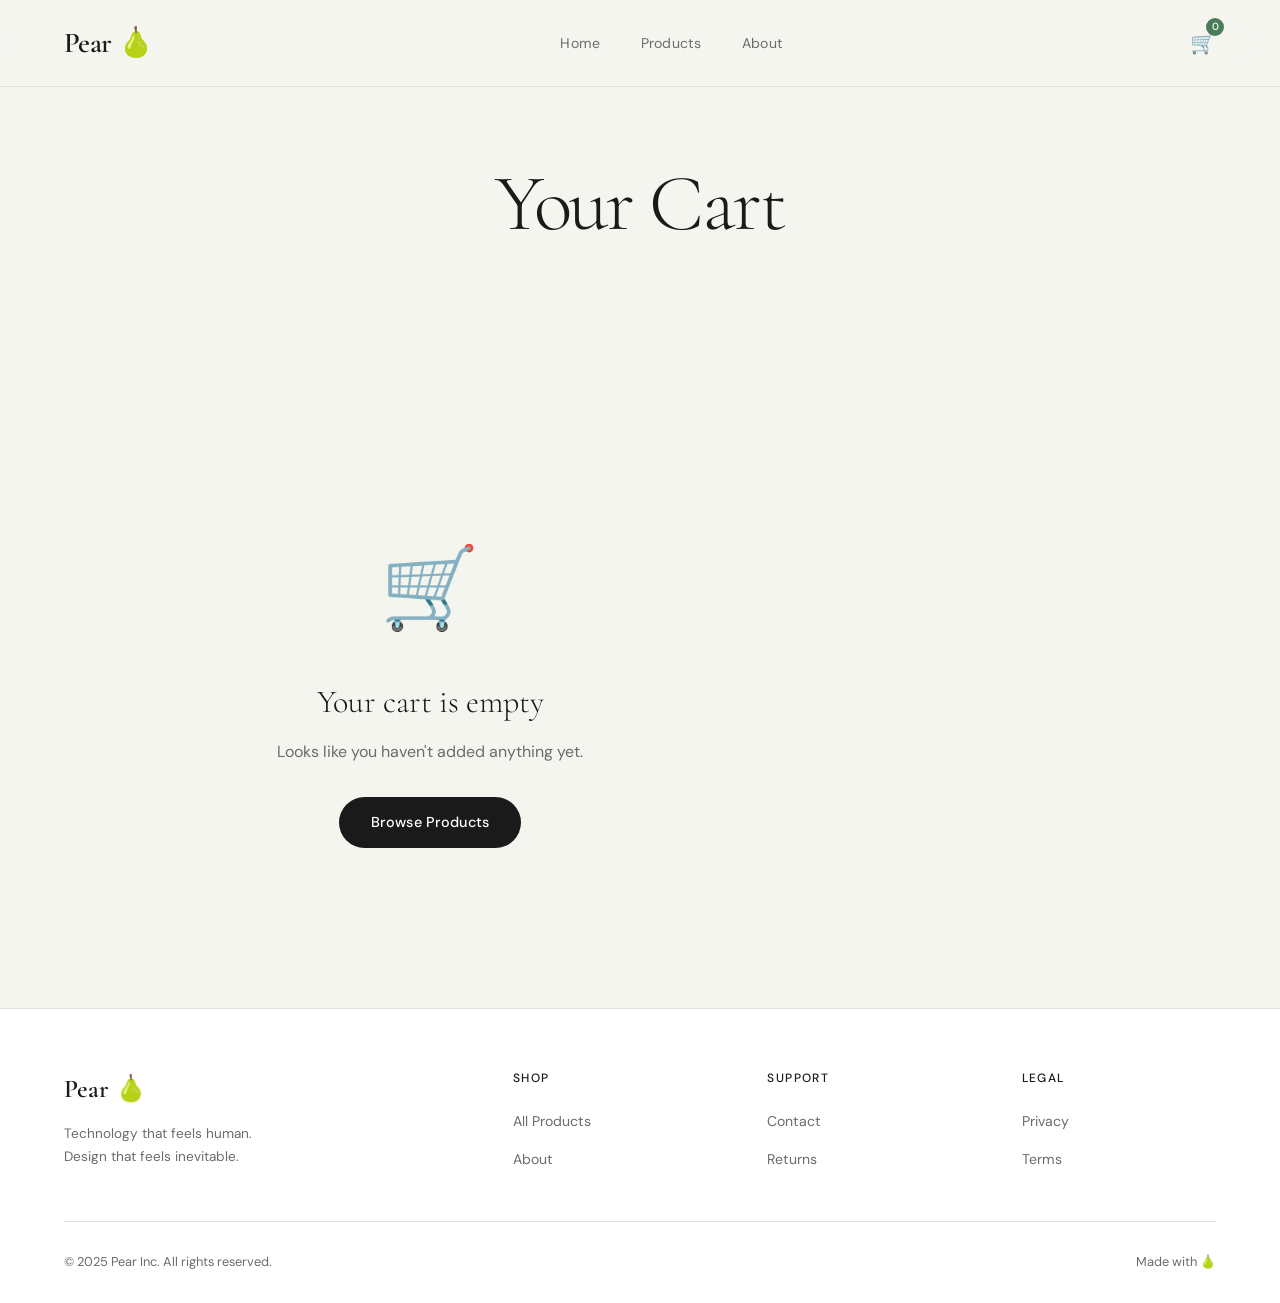
<file: cart.html>
<!DOCTYPE html>
<html lang="en">
<head>
  <meta charset="UTF-8" />
  <meta name="viewport" content="width=device-width, initial-scale=1.0" />
  <title>Cart — Pear</title>
  <link rel="stylesheet" href="style.css" />

  <style>
    /* ── Empty cart state ── */
    .empty-cart {
      text-align: center;
      padding: 80px 20px;
    }

    .empty-cart-icon {
      font-size: 5rem;
      margin-bottom: 24px;
      /* Gentle bounce animation */
      animation: bounce 2s ease-in-out infinite;
    }

    @keyframes bounce {
      0%, 100% { transform: translateY(0); }
      50% { transform: translateY(-12px); }
    }

    .empty-cart h2 {
      font-family: var(--font-display);
      font-size: 2rem;
      font-weight: 300;
      margin-bottom: 12px;
    }

    .empty-cart p {
      color: var(--text-muted);
      margin-bottom: 32px;
    }

    /* ── Promo code input ── */
    .promo-wrap {
      display: flex;
      gap: 10px;
      margin-bottom: 20px;
    }

    .promo-wrap input {
      flex: 1;
      padding: 12px 16px;
      border: 1px solid var(--border);
      border-radius: 50px;
      font-family: var(--font-body);
      font-size: 0.88rem;
      background: var(--bg);
      color: var(--text);
      outline: none;
      transition: border-color var(--transition);
    }
    .promo-wrap input:focus { border-color: var(--accent); }

    .promo-wrap button {
      padding: 12px 20px;
      border-radius: 50px;
      border: 1px solid var(--border);
      background: transparent;
      font-family: var(--font-body);
      font-size: 0.85rem;
      cursor: pointer;
      transition: all var(--transition);
    }
    .promo-wrap button:hover {
      background: var(--text);
      color: #fff;
      border-color: var(--text);
    }

    /* Trust badges row */
    .trust-badges {
      display: flex;
      gap: 16px;
      flex-wrap: wrap;
      margin-top: 24px;
      padding-top: 24px;
      border-top: 1px solid var(--border);
    }

    .badge {
      font-size: 0.78rem;
      color: var(--text-muted);
      display: flex;
      align-items: center;
      gap: 6px;
    }

    /* Cart item quantity controls */
    .cart-qty {
      display: flex;
      align-items: center;
      gap: 10px;
      margin-top: 8px;
    }

    .cart-qty-btn {
      width: 28px;
      height: 28px;
      border-radius: 50%;
      border: 1px solid var(--border);
      background: var(--bg);
      cursor: pointer;
      font-size: 0.9rem;
      display: flex;
      align-items: center;
      justify-content: center;
      transition: all var(--transition);
    }
    .cart-qty-btn:hover { background: var(--text); color: #fff; }
  </style>
</head>
<body>

  <!-- NAVIGATION -->
  <nav>
    <a href="index.html" class="nav-logo">Pear 🍐</a>
    <ul class="nav-links">
      <li><a href="index.html">Home</a></li>
      <li><a href="products.html">Products</a></li>
      <li><a href="about.html">About</a></li>
    </ul>
    <a href="cart.html" class="nav-cart" aria-label="View cart">
      🛒
      <span class="cart-count" id="cart-count">0</span>
    </a>
  </nav>


  <!-- Page Header -->
  <div class="page-hero" style="padding-bottom: 0;">
    <h1>Your Cart</h1>
    <p id="cart-subtitle">Loading...</p>
  </div>


  <!-- ── CART CONTENT ── -->
  <div class="cart-page container">

    <!-- Cart layout: items on left, summary on right -->
    <div class="cart-layout" id="cart-layout">

      <!-- LEFT: Cart Items (populated by JS) -->
      <div id="cart-items">
        <!-- JS renders items here based on localStorage -->
      </div>

      <!-- RIGHT: Order Summary (hidden until items exist) -->
      <div class="order-summary" id="order-summary" style="display:none;">
        <h3>Order Summary</h3>

        <!-- Promo code input -->
        <div class="promo-wrap">
          <input type="text" id="promo-input" placeholder="Promo code" />
          <button onclick="applyPromo()">Apply</button>
        </div>

        <!-- Summary rows (populated by JS) -->
        <div class="summary-row">
          <span class="summary-label">Subtotal</span>
          <span id="subtotal">€0</span>
        </div>
        <div class="summary-row">
          <span class="summary-label">Shipping</span>
          <span style="color: var(--accent);">Free</span>
        </div>
        <div class="summary-row">
          <span class="summary-label">Discount</span>
          <span id="discount-line">—</span>
        </div>
        <div class="summary-row total">
          <span class="summary-label">Total</span>
          <span id="total">€0</span>
        </div>

        <!-- Checkout button -->
        <button class="btn btn-primary" onclick="checkout()" style="width: 100%; margin-top: 24px; justify-content: center;">
          Checkout →
        </button>

        <!-- Trust badges -->
        <div class="trust-badges">
          <div class="badge">🔒 Secure checkout</div>
          <div class="badge">🚚 Free shipping</div>
          <div class="badge">🔄 Free returns</div>
        </div>
      </div>
    </div>
  </div>


  <!-- FOOTER -->
  <footer>
    <div class="footer-top">
      <div>
        <p class="footer-brand-name">Pear 🍐</p>
        <p class="footer-brand-text">Technology that feels human. Design that feels inevitable.</p>
      </div>
      <div class="footer-col">
        <h4>Shop</h4>
        <ul>
          <li><a href="products.html">All Products</a></li>
          <li><a href="about.html">About</a></li>
        </ul>
      </div>
      <div class="footer-col">
        <h4>Support</h4>
        <ul>
          <li><a href="#">Contact</a></li>
          <li><a href="#">Returns</a></li>
        </ul>
      </div>
      <div class="footer-col">
        <h4>Legal</h4>
        <ul>
          <li><a href="#">Privacy</a></li>
          <li><a href="#">Terms</a></li>
        </ul>
      </div>
    </div>
    <div class="footer-bottom">
      <p>© 2025 Pear Inc. All rights reserved.</p>
      <p>Made with 🍐</p>
    </div>
  </footer>

  <div class="toast" id="toast">✓ Done</div>

  <script>
    // ── PRODUCT EMOJI MAP ────────────────────────────────────
    // Maps product names to emojis for display in cart
    const emojiMap = {
      'Pear Buds Pro': '🎧',
      'Pear Watch Ultra': '⌚',
      'PearBook Air': '💻',
      'Pear Speaker Mini': '🔊',
      'Pear MagWallet': '💳',
      'Pear Ring': '💍',
    };

    // ── DISCOUNT STATE ───────────────────────────────────────
    let discountPercent = 0; // starts at 0, changes when promo applied


    // ── RENDER CART ──────────────────────────────────────────
    // This function reads cart from localStorage and builds the HTML
    function renderCart() {
      const cart = JSON.parse(localStorage.getItem('pear-cart') || '[]');
      const itemsEl = document.getElementById('cart-items');
      const summaryEl = document.getElementById('order-summary');
      const subtitleEl = document.getElementById('cart-subtitle');

      // Update cart count badge
      document.querySelectorAll('#cart-count').forEach(el => el.textContent = cart.length);

      // ── Empty cart state ──
      if (cart.length === 0) {
        subtitleEl.textContent = '';

        // Show empty state UI
        itemsEl.innerHTML = `
          <div class="empty-cart">
            <div class="empty-cart-icon">🛒</div>
            <h2>Your cart is empty</h2>
            <p>Looks like you haven't added anything yet.</p>
            <a href="products.html" class="btn btn-primary">Browse Products</a>
          </div>
        `;

        summaryEl.style.display = 'none'; // hide the summary panel
        return; // stop here, nothing else to render
      }

      // ── Group identical items ──
      // Instead of showing 3 rows for "Pear Buds Pro",
      // we group them into one row with a quantity count.
      const grouped = {};
      cart.forEach(item => {
        if (grouped[item.name]) {
          grouped[item.name].qty++;
        } else {
          grouped[item.name] = { ...item, qty: 1 };
        }
      });

      // ── Build items HTML ──
      const items = Object.values(grouped);
      subtitleEl.textContent = `${cart.length} item${cart.length !== 1 ? 's' : ''}`;

      itemsEl.innerHTML = items.map((item, i) => `
        <div class="cart-item" style="animation-delay: ${i * 0.1}s">
          <div class="cart-item-img">${emojiMap[item.name] || '📦'}</div>

          <div>
            <p class="cart-item-name">${item.name}</p>
            <p class="cart-item-sub">€${item.price.toLocaleString()} each</p>

            <!-- Quantity controls for this item -->
            <div class="cart-qty">
              <button class="cart-qty-btn" onclick="changeItemQty('${item.name}', -1)">−</button>
              <span>${item.qty}</span>
              <button class="cart-qty-btn" onclick="changeItemQty('${item.name}', 1)">+</button>
            </div>
          </div>

          <div style="text-align: right;">
            <p style="font-weight:500; font-size:1.05rem;">€${(item.price * item.qty).toLocaleString()}</p>
            <button class="cart-item-remove" onclick="removeItem('${item.name}')" title="Remove">✕</button>
          </div>
        </div>
      `).join(''); // .join('') = combines all item HTML into one string

      // Show the summary panel
      summaryEl.style.display = 'block';

      // Update totals
      updateTotals(items);
    }


    // ── UPDATE TOTALS ────────────────────────────────────────
    function updateTotals(items) {
      // Calculate subtotal
      const subtotal = items.reduce((sum, item) => sum + item.price * item.qty, 0);
      // reduce() loops through array and accumulates a value
      // sum = running total, item = current item

      const discount = subtotal * (discountPercent / 100);
      const total = subtotal - discount;

      document.getElementById('subtotal').textContent = `€${subtotal.toLocaleString()}`;
      document.getElementById('total').textContent = `€${Math.round(total).toLocaleString()}`;
      document.getElementById('discount-line').textContent = discount > 0
        ? `−€${Math.round(discount).toLocaleString()}`
        : '—';
    }


    // ── CHANGE ITEM QUANTITY ─────────────────────────────────
    function changeItemQty(name, delta) {
      let cart = JSON.parse(localStorage.getItem('pear-cart') || '[]');

      if (delta === -1) {
        // Remove one instance of this item
        const index = cart.findIndex(item => item.name === name);
        if (index !== -1) cart.splice(index, 1); // remove 1 item at that index
      } else {
        // Add one more instance
        const item = cart.find(i => i.name === name);
        if (item) cart.push({ name: item.name, price: item.price, id: Date.now() });
      }

      localStorage.setItem('pear-cart', JSON.stringify(cart));
      renderCart();
    }


    // ── REMOVE ITEM ──────────────────────────────────────────
    function removeItem(name) {
      // Filter out all items with this name
      let cart = JSON.parse(localStorage.getItem('pear-cart') || '[]');
      cart = cart.filter(item => item.name !== name);
      localStorage.setItem('pear-cart', JSON.stringify(cart));
      renderCart();
      showToast(`${name} removed from cart`);
    }


    // ── PROMO CODE ───────────────────────────────────────────
    function applyPromo() {
      const code = document.getElementById('promo-input').value.trim().toUpperCase();

      // Valid promo codes
      const codes = {
        'PEAR10': 10,
        'SCHOOL': 15,
        'FIRSTBUY': 20,
      };

      if (codes[code]) {
        discountPercent = codes[code];
        showToast(`${discountPercent}% discount applied! 🎉`);

        // Re-render to update totals with discount
        const cart = JSON.parse(localStorage.getItem('pear-cart') || '[]');
        const grouped = {};
        cart.forEach(item => {
          grouped[item.name] ? grouped[item.name].qty++ : (grouped[item.name] = { ...item, qty: 1 });
        });
        updateTotals(Object.values(grouped));
      } else {
        showToast('Invalid promo code');
      }
    }


    // ── CHECKOUT ─────────────────────────────────────────────
    function checkout() {
      // In a real store this would redirect to a payment page
      // For now just shows a confirmation and clears the cart
      showToast('Order placed! Thank you 🍐');
      setTimeout(() => {
        localStorage.removeItem('pear-cart'); // clear cart
        renderCart();                          // re-render (shows empty state)
      }, 1500);
    }


    // ── TOAST ────────────────────────────────────────────────
    function showToast(message) {
      const toast = document.getElementById('toast');
      toast.textContent = message;
      toast.classList.add('show');
      setTimeout(() => toast.classList.remove('show'), 2500);
    }


    // ── NAV SCROLL ───────────────────────────────────────────
    window.addEventListener('scroll', () => {
      const nav = document.querySelector('nav');
      nav.style.boxShadow = window.scrollY > 60 ? '0 2px 20px rgba(0,0,0,0.08)' : 'none';
    });


    // ── INIT ─────────────────────────────────────────────────
    // Run everything when page loads
    renderCart();
  </script>

</body>
</html>
</file>
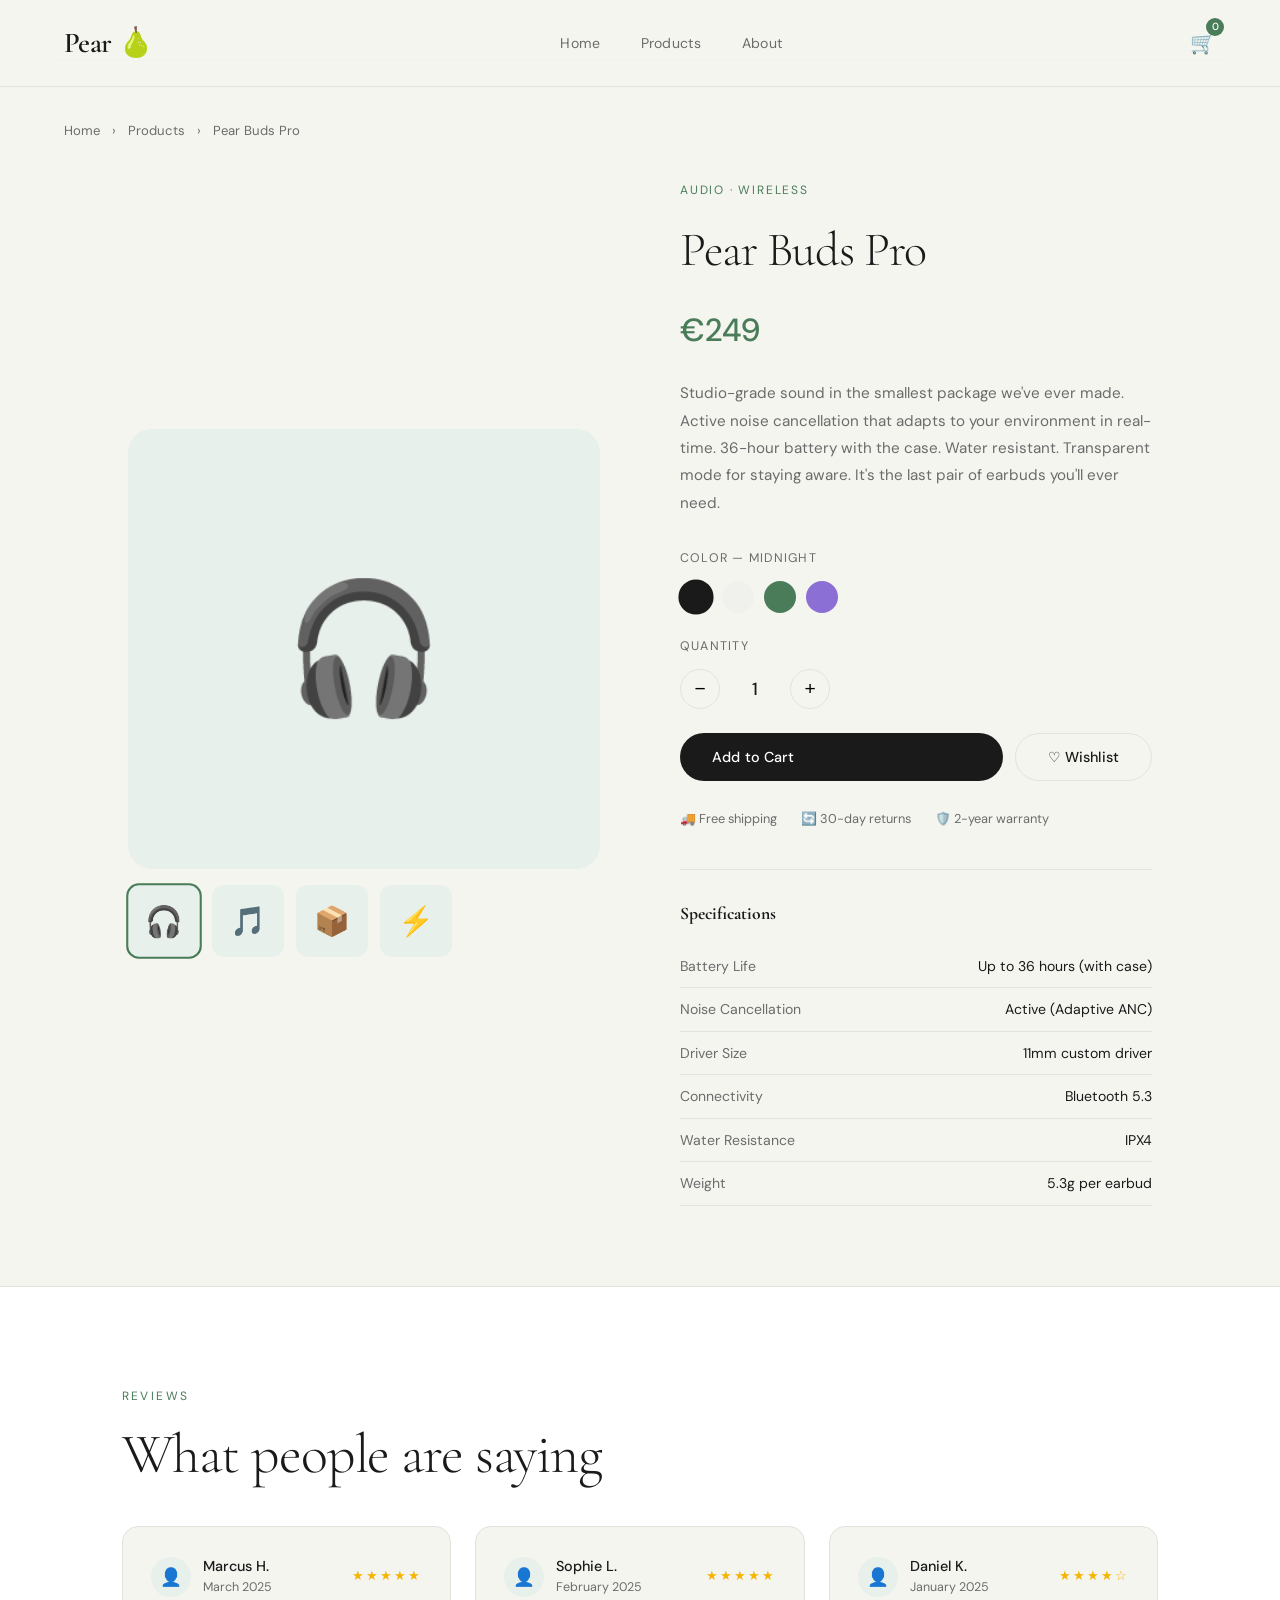
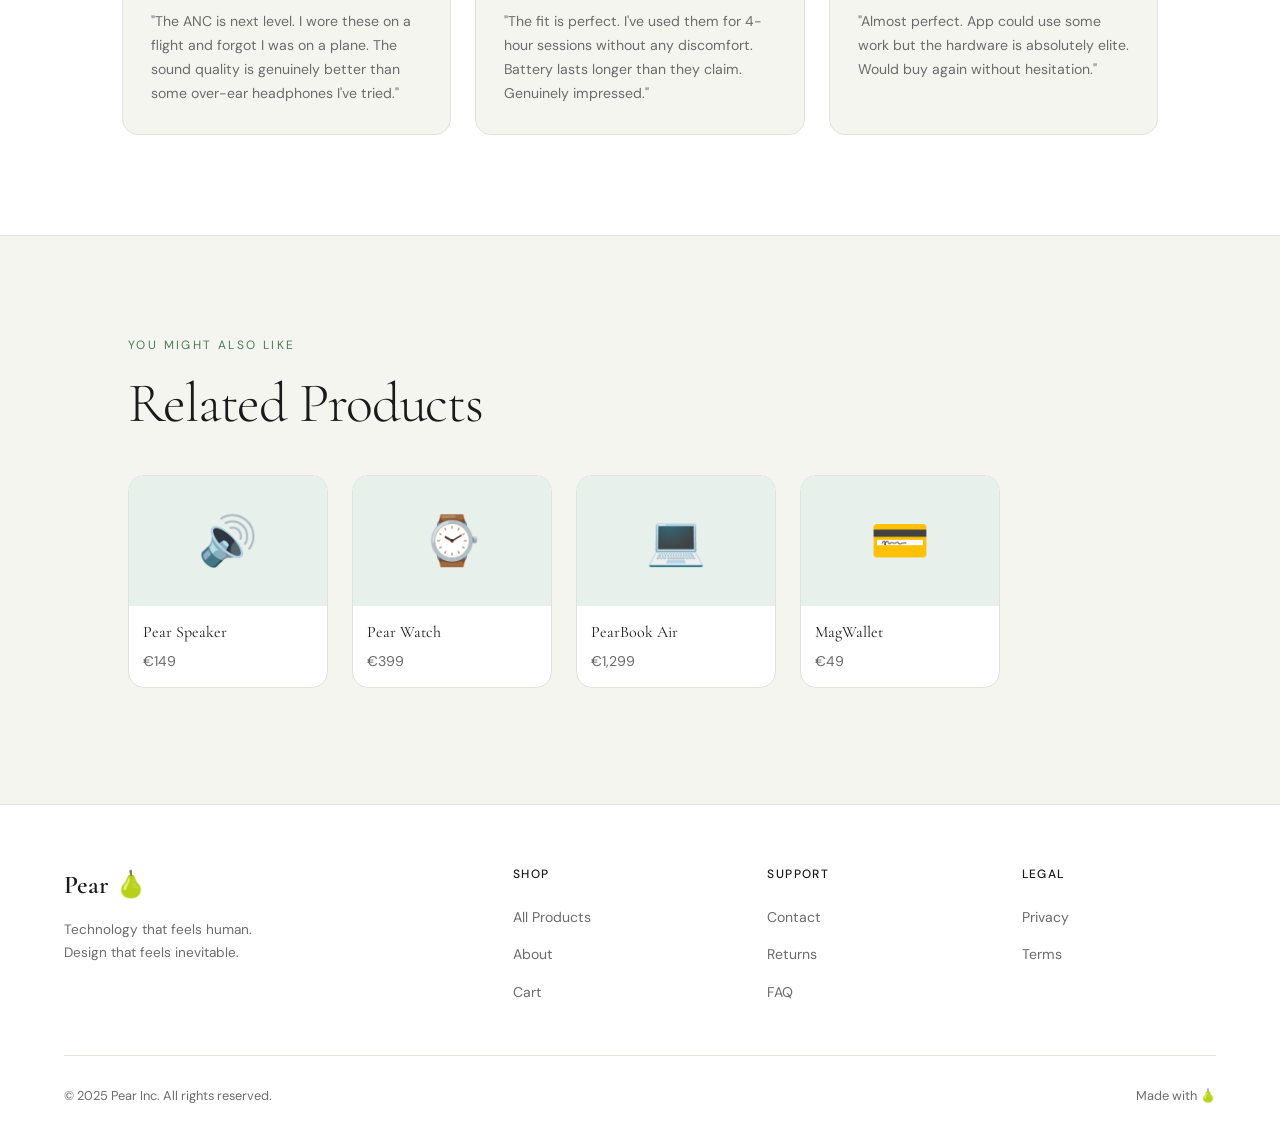
<file: product.html>
<!DOCTYPE html>
<html lang="en">
<head>
  <meta charset="UTF-8" />
  <meta name="viewport" content="width=device-width, initial-scale=1.0" />
  <title>Pear Buds Pro — Pear</title>
  <link rel="stylesheet" href="style.css" />

  <style>
    /* ── Image gallery thumbnails ── */
    .gallery {
      display: flex;
      flex-direction: column;
      gap: 16px;
    }

    .gallery-main {
      background: var(--accent-light);
      border-radius: 24px;
      height: 440px;
      display: flex;
      align-items: center;
      justify-content: center;
      font-size: 8rem;
      overflow: hidden;
      position: relative;
    }

    /* Shine effect that slides across on hover */
    .gallery-main::after {
      content: '';
      position: absolute;
      inset: 0;
      background: linear-gradient(
        120deg,
        transparent 30%,
        rgba(255,255,255,0.25) 50%,
        transparent 70%
      );
      transform: translateX(-100%);
      transition: transform 0.6s ease;
    }
    .gallery-main:hover::after {
      transform: translateX(100%); /* slides the shine across */
    }

    .gallery-thumbs {
      display: flex;
      gap: 12px;
    }

    .thumb {
      width: 72px;
      height: 72px;
      border-radius: 12px;
      background: var(--accent-light);
      display: flex;
      align-items: center;
      justify-content: center;
      font-size: 1.8rem;
      cursor: pointer;
      border: 2px solid transparent;
      transition: border-color var(--transition), transform var(--transition);
    }

    /* Active/selected thumbnail */
    .thumb.active,
    .thumb:hover {
      border-color: var(--accent);
      transform: scale(1.05);
    }

    /* ── Color swatches ── */
    .color-options {
      display: flex;
      gap: 10px;
      margin-bottom: 24px;
    }

    .color-swatch {
      width: 32px;
      height: 32px;
      border-radius: 50%;
      cursor: pointer;
      border: 3px solid transparent;
      transition: border-color var(--transition), transform var(--transition);
    }
    .color-swatch.active,
    .color-swatch:hover {
      border-color: var(--text);
      transform: scale(1.1);
    }

    /* ── Reviews section ── */
    .reviews-section {
      background: var(--bg-card);
      border-top: 1px solid var(--border);
      border-bottom: 1px solid var(--border);
    }

    .review-card {
      padding: 28px;
      border: 1px solid var(--border);
      border-radius: var(--radius);
      background: var(--bg);
    }

    .review-header {
      display: flex;
      align-items: center;
      gap: 12px;
      margin-bottom: 12px;
    }

    .review-avatar {
      width: 40px;
      height: 40px;
      border-radius: 50%;
      background: var(--accent-light);
      display: flex;
      align-items: center;
      justify-content: center;
      font-size: 1.1rem;
    }

    .review-name {
      font-weight: 500;
      font-size: 0.9rem;
    }

    .review-date {
      font-size: 0.78rem;
      color: var(--text-muted);
    }

    .review-stars {
      color: #f4b400;
      font-size: 0.8rem;
      letter-spacing: 2px;
    }

    .review-text {
      font-size: 0.88rem;
      color: var(--text-muted);
      line-height: 1.7;
    }

    /* ── Related products strip ── */
    .related-strip {
      display: flex;
      gap: 24px;
      overflow-x: auto;       /* scroll horizontally if too wide */
      padding-bottom: 16px;
      scrollbar-width: thin;  /* thinner scrollbar on Firefox */
    }

    .related-card {
      flex-shrink: 0;        /* don't shrink, keep original size */
      width: 200px;
      background: var(--bg-card);
      border: 1px solid var(--border);
      border-radius: var(--radius);
      overflow: hidden;
      cursor: pointer;
      transition: transform var(--transition), box-shadow var(--transition);
    }
    .related-card:hover {
      transform: translateY(-6px);
      box-shadow: var(--shadow-hover);
    }

    .related-img {
      height: 130px;
      background: var(--accent-light);
      display: flex;
      align-items: center;
      justify-content: center;
      font-size: 3rem;
    }

    .related-body {
      padding: 14px;
    }

    .related-name {
      font-family: var(--font-display);
      font-size: 1rem;
      margin-bottom: 4px;
    }

    .related-price {
      font-size: 0.88rem;
      color: var(--text-muted);
    }
  </style>
</head>
<body>

  <!-- NAVIGATION -->
  <nav>
    <a href="index.html" class="nav-logo">Pear 🍐</a>
    <ul class="nav-links">
      <li><a href="index.html">Home</a></li>
      <li><a href="products.html">Products</a></li>
      <li><a href="about.html">About</a></li>
    </ul>
    <a href="cart.html" class="nav-cart" aria-label="View cart">
      🛒
      <span class="cart-count" id="cart-count">0</span>
    </a>
  </nav>


  <!-- ── Breadcrumb navigation ── -->
  <div style="padding: 120px 5% 0; font-size: 0.82rem; color: var(--text-muted);">
    <a href="index.html" style="color: var(--text-muted);">Home</a>
    <span style="margin: 0 8px;">›</span>
    <a href="products.html" style="color: var(--text-muted);">Products</a>
    <span style="margin: 0 8px;">›</span>
    <span>Pear Buds Pro</span>
  </div>


  <!-- ── PRODUCT DETAIL LAYOUT ── -->
  <div class="product-detail container" style="padding-top: 40px;">

    <!-- Left: Image Gallery -->
    <div class="gallery reveal">

      <!-- Main big image -->
      <div class="gallery-main" id="main-image">🎧</div>

      <!-- Thumbnail row — clicking changes the main image -->
      <div class="gallery-thumbs">
        <div class="thumb active" onclick="setImage(this, '🎧')">🎧</div>
        <div class="thumb" onclick="setImage(this, '🎵')">🎵</div>
        <div class="thumb" onclick="setImage(this, '📦')">📦</div>
        <div class="thumb" onclick="setImage(this, '⚡')">⚡</div>
      </div>
    </div>

    <!-- Right: Product Info -->
    <div class="product-detail-info reveal reveal-delay-2">

      <p class="product-detail-category">Audio · Wireless</p>
      <h1 class="product-detail-name">Pear Buds Pro</h1>
      <p class="product-detail-price">€249</p>

      <p class="product-detail-desc">
        Studio-grade sound in the smallest package we've ever made.
        Active noise cancellation that adapts to your environment in real-time.
        36-hour battery with the case. Water resistant. Transparent mode for
        staying aware. It's the last pair of earbuds you'll ever need.
      </p>

      <!-- Color picker -->
      <p style="font-size: 0.78rem; letter-spacing: 0.1em; text-transform: uppercase; margin-bottom: 12px; color: var(--text-muted);">
        Color — <span id="color-label">Midnight</span>
      </p>
      <div class="color-options">
        <div class="color-swatch active" style="background: #1a1a1a;" onclick="setColor(this, 'Midnight')" title="Midnight"></div>
        <div class="color-swatch" style="background: #f0f0ed;" onclick="setColor(this, 'Starlight')" title="Starlight"></div>
        <div class="color-swatch" style="background: #4a7c59;" onclick="setColor(this, 'Pear Green')" title="Pear Green"></div>
        <div class="color-swatch" style="background: #8b6fd4;" onclick="setColor(this, 'Lavender')" title="Lavender"></div>
      </div>

      <!-- Quantity selector -->
      <p style="font-size: 0.78rem; letter-spacing: 0.1em; text-transform: uppercase; margin-bottom: 12px; color: var(--text-muted);">Quantity</p>
      <div class="quantity-selector">
        <button class="qty-btn" onclick="changeQty(-1)">−</button>
        <span class="qty-num" id="qty">1</span>
        <button class="qty-btn" onclick="changeQty(1)">+</button>
      </div>

      <!-- Buy buttons -->
      <div style="display: flex; gap: 12px; flex-wrap: wrap;">
        <button class="btn btn-primary" onclick="handleAddToCart()" style="flex: 1;">
          Add to Cart
        </button>
        <button class="btn btn-secondary" onclick="showToast('Saved to wishlist ♡')">
          ♡ Wishlist
        </button>
      </div>

      <!-- Reassurance strip -->
      <div style="display: flex; gap: 24px; margin-top: 28px; flex-wrap: wrap;">
        <div style="font-size: 0.8rem; color: var(--text-muted);">🚚 Free shipping</div>
        <div style="font-size: 0.8rem; color: var(--text-muted);">🔄 30-day returns</div>
        <div style="font-size: 0.8rem; color: var(--text-muted);">🛡️ 2-year warranty</div>
      </div>

      <!-- Specifications table -->
      <div class="product-specs">
        <h3>Specifications</h3>

        <div class="spec-item">
          <span class="spec-label">Battery Life</span>
          <span>Up to 36 hours (with case)</span>
        </div>
        <div class="spec-item">
          <span class="spec-label">Noise Cancellation</span>
          <span>Active (Adaptive ANC)</span>
        </div>
        <div class="spec-item">
          <span class="spec-label">Driver Size</span>
          <span>11mm custom driver</span>
        </div>
        <div class="spec-item">
          <span class="spec-label">Connectivity</span>
          <span>Bluetooth 5.3</span>
        </div>
        <div class="spec-item">
          <span class="spec-label">Water Resistance</span>
          <span>IPX4</span>
        </div>
        <div class="spec-item">
          <span class="spec-label">Weight</span>
          <span>5.3g per earbud</span>
        </div>
      </div>

    </div>
  </div>


  <!-- ── REVIEWS SECTION ── -->
  <section class="reviews-section">
    <div class="container">
      <div class="reveal">
        <p class="section-label">Reviews</p>
        <h2 class="section-title">What people are saying</h2>
      </div>

      <div class="testimonials-grid" style="margin-top: 40px;">

        <div class="review-card reveal reveal-delay-1">
          <div class="review-header">
            <div class="review-avatar">👤</div>
            <div>
              <p class="review-name">Marcus H.</p>
              <p class="review-date">March 2025</p>
            </div>
            <div class="review-stars" style="margin-left: auto;">★★★★★</div>
          </div>
          <p class="review-text">"The ANC is next level. I wore these on a flight and forgot I was on a plane. The sound quality is genuinely better than some over-ear headphones I've tried."</p>
        </div>

        <div class="review-card reveal reveal-delay-2">
          <div class="review-header">
            <div class="review-avatar">👤</div>
            <div>
              <p class="review-name">Sophie L.</p>
              <p class="review-date">February 2025</p>
            </div>
            <div class="review-stars" style="margin-left: auto;">★★★★★</div>
          </div>
          <p class="review-text">"The fit is perfect. I've used them for 4-hour sessions without any discomfort. Battery lasts longer than they claim. Genuinely impressed."</p>
        </div>

        <div class="review-card reveal reveal-delay-3">
          <div class="review-header">
            <div class="review-avatar">👤</div>
            <div>
              <p class="review-name">Daniel K.</p>
              <p class="review-date">January 2025</p>
            </div>
            <div class="review-stars" style="margin-left: auto;">★★★★☆</div>
          </div>
          <p class="review-text">"Almost perfect. App could use some work but the hardware is absolutely elite. Would buy again without hesitation."</p>
        </div>

      </div>
    </div>
  </section>


  <!-- ── RELATED PRODUCTS ── -->
  <section class="container">
    <div class="reveal">
      <p class="section-label">You might also like</p>
      <h2 class="section-title" style="margin-bottom: 40px;">Related Products</h2>
    </div>

    <!-- Horizontally scrollable row of related products -->
    <div class="related-strip reveal">
      <a href="product.html" class="related-card">
        <div class="related-img">🔊</div>
        <div class="related-body">
          <p class="related-name">Pear Speaker</p>
          <p class="related-price">€149</p>
        </div>
      </a>
      <a href="product.html" class="related-card">
        <div class="related-img">⌚</div>
        <div class="related-body">
          <p class="related-name">Pear Watch</p>
          <p class="related-price">€399</p>
        </div>
      </a>
      <a href="product.html" class="related-card">
        <div class="related-img">💻</div>
        <div class="related-body">
          <p class="related-name">PearBook Air</p>
          <p class="related-price">€1,299</p>
        </div>
      </a>
      <a href="product.html" class="related-card">
        <div class="related-img">💳</div>
        <div class="related-body">
          <p class="related-name">MagWallet</p>
          <p class="related-price">€49</p>
        </div>
      </a>
    </div>
  </section>


  <!-- FOOTER -->
  <footer>
    <div class="footer-top">
      <div>
        <p class="footer-brand-name">Pear 🍐</p>
        <p class="footer-brand-text">Technology that feels human. Design that feels inevitable.</p>
      </div>
      <div class="footer-col">
        <h4>Shop</h4>
        <ul>
          <li><a href="products.html">All Products</a></li>
          <li><a href="about.html">About</a></li>
          <li><a href="cart.html">Cart</a></li>
        </ul>
      </div>
      <div class="footer-col">
        <h4>Support</h4>
        <ul>
          <li><a href="#">Contact</a></li>
          <li><a href="#">Returns</a></li>
          <li><a href="#">FAQ</a></li>
        </ul>
      </div>
      <div class="footer-col">
        <h4>Legal</h4>
        <ul>
          <li><a href="#">Privacy</a></li>
          <li><a href="#">Terms</a></li>
        </ul>
      </div>
    </div>
    <div class="footer-bottom">
      <p>© 2025 Pear Inc. All rights reserved.</p>
      <p>Made with 🍐</p>
    </div>
  </footer>

  <div class="toast" id="toast">✓ Added to cart</div>

  <script>
    // ── SCROLL REVEAL ────────────────────────────────────────
    const observer = new IntersectionObserver((entries) => {
      entries.forEach(entry => {
        if (entry.isIntersecting) {
          entry.target.classList.add('visible');
          observer.unobserve(entry.target);
        }
      });
    }, { threshold: 0.1 });
    document.querySelectorAll('.reveal').forEach(el => observer.observe(el));

    // ── CART ─────────────────────────────────────────────────
    function updateCartCount() {
      const cart = JSON.parse(localStorage.getItem('pear-cart') || '[]');
      document.querySelectorAll('#cart-count').forEach(el => el.textContent = cart.length);
    }
    updateCartCount();

    function showToast(message) {
      const toast = document.getElementById('toast');
      toast.textContent = '✓ ' + message;
      toast.classList.add('show');
      setTimeout(() => toast.classList.remove('show'), 2500);
    }

    // ── QUANTITY ─────────────────────────────────────────────
    // qty starts at 1, can't go below 1
    let qty = 1;
    function changeQty(delta) {
      qty = Math.max(1, qty + delta); // Math.max ensures minimum of 1
      document.getElementById('qty').textContent = qty;
    }

    // ── ADD TO CART (with quantity) ──────────────────────────
    function handleAddToCart() {
      const cart = JSON.parse(localStorage.getItem('pear-cart') || '[]');
      // Add multiple items based on qty
      for (let i = 0; i < qty; i++) {
        cart.push({ name: 'Pear Buds Pro', price: 249, id: Date.now() + i });
      }
      localStorage.setItem('pear-cart', JSON.stringify(cart));
      updateCartCount();
      showToast(`${qty}× Pear Buds Pro added to cart`);
    }

    // ── IMAGE GALLERY ────────────────────────────────────────
    function setImage(thumb, emoji) {
      // Update main image
      document.getElementById('main-image').textContent = emoji;

      // Remove active from all thumbs, add to clicked one
      document.querySelectorAll('.thumb').forEach(t => t.classList.remove('active'));
      thumb.classList.add('active');
    }

    // ── COLOR PICKER ─────────────────────────────────────────
    function setColor(swatch, colorName) {
      document.querySelectorAll('.color-swatch').forEach(s => s.classList.remove('active'));
      swatch.classList.add('active');

      // Update the displayed color name
      document.getElementById('color-label').textContent = colorName;
    }

    // ── NAV SCROLL ───────────────────────────────────────────
    window.addEventListener('scroll', () => {
      const nav = document.querySelector('nav');
      nav.style.boxShadow = window.scrollY > 60 ? '0 2px 20px rgba(0,0,0,0.08)' : 'none';
    });
  </script>

</body>
</html>
</file>
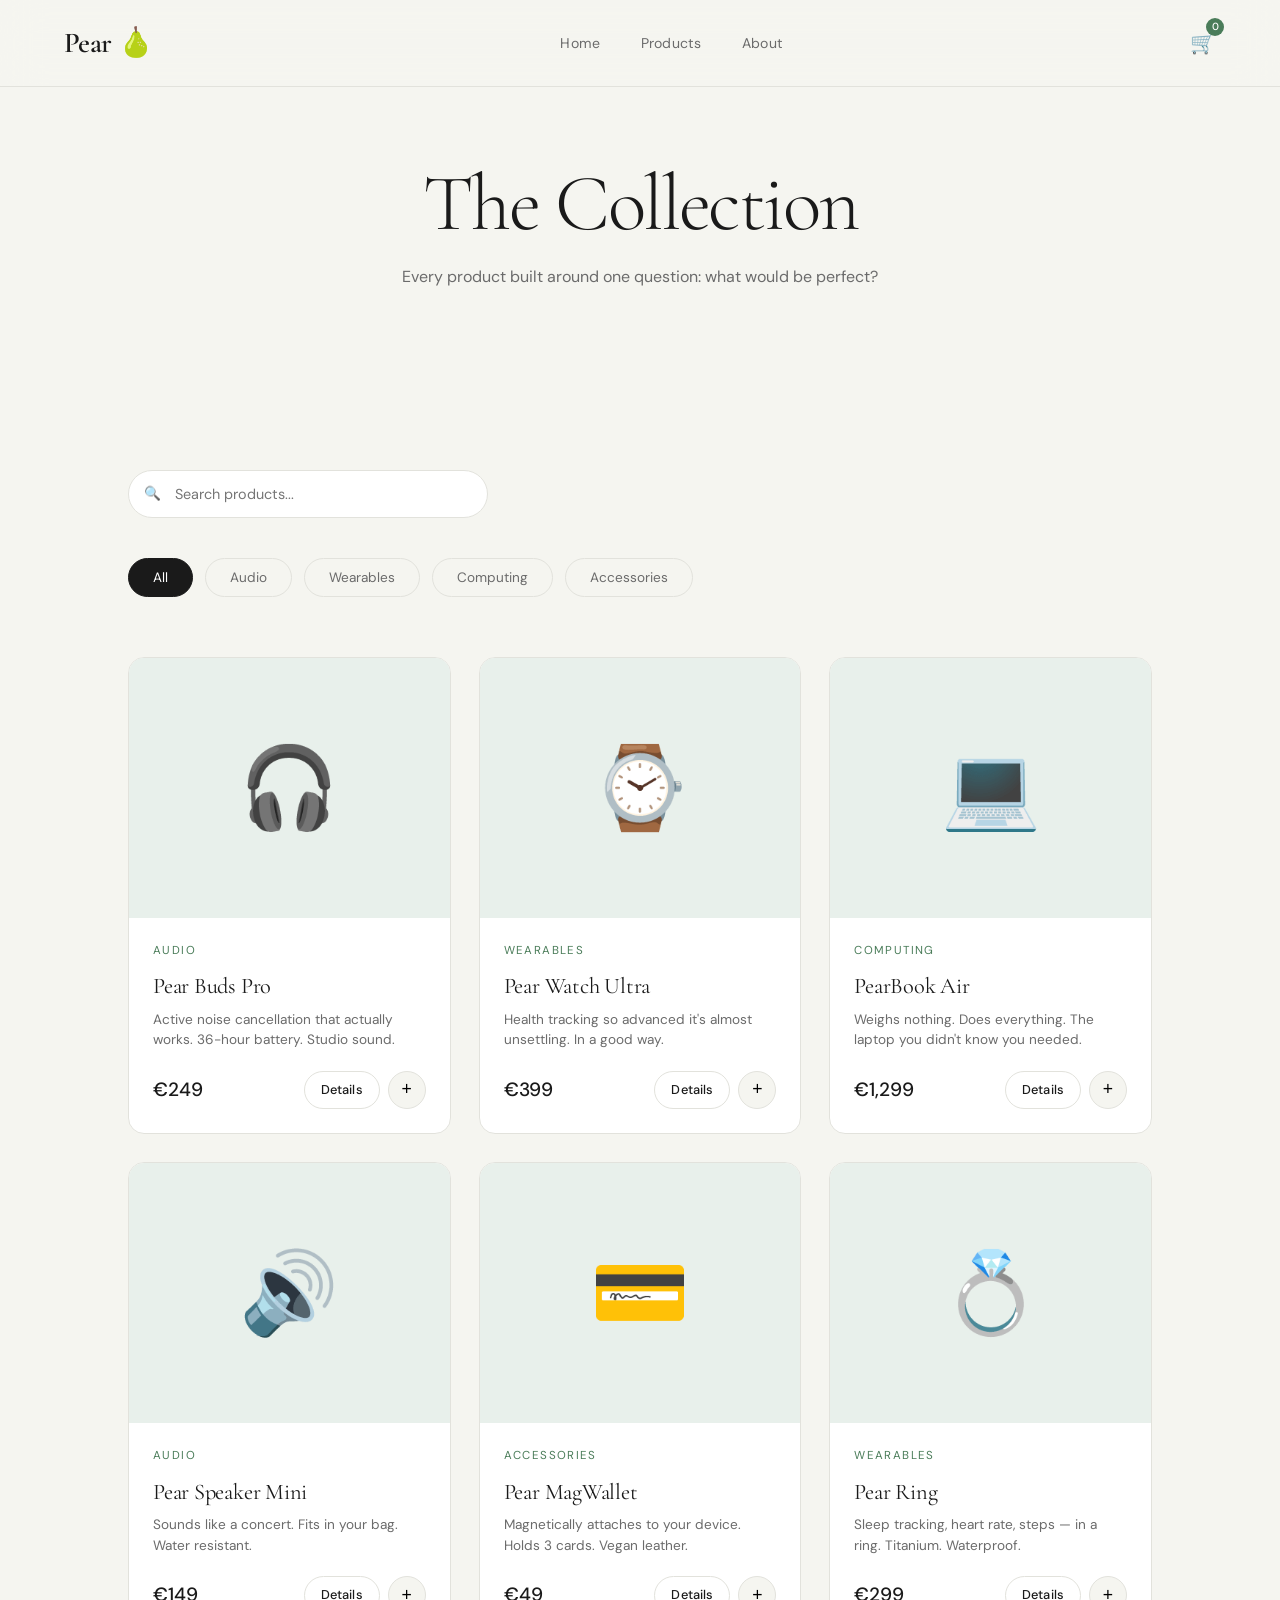
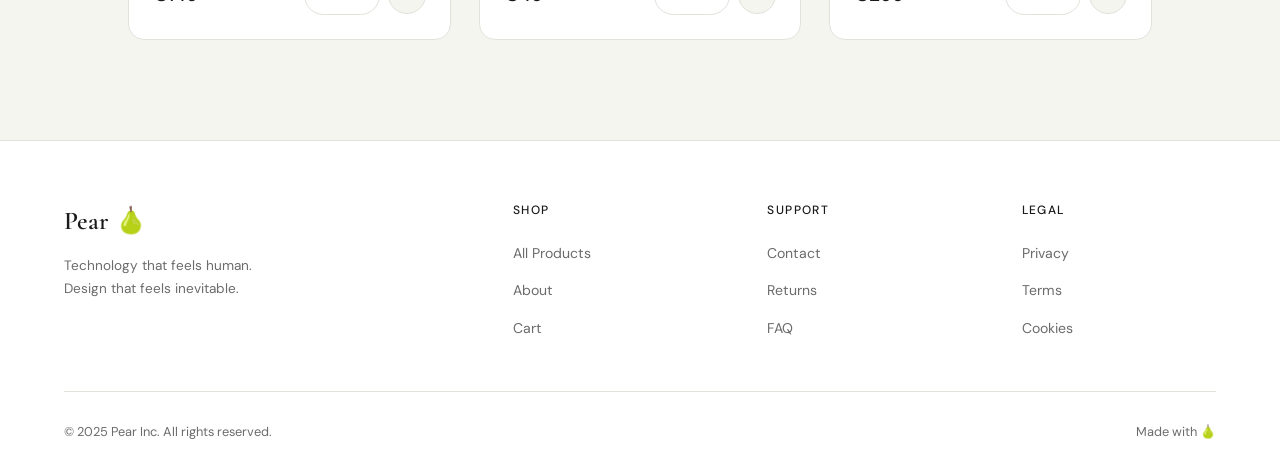
<file: products.html>
<!DOCTYPE html>
<html lang="en">
<head>
  <meta charset="UTF-8" />
  <meta name="viewport" content="width=device-width, initial-scale=1.0" />
  <title>Products — Pear</title>
  <link rel="stylesheet" href="style.css" />

  <style>
    /* ── Filter Tabs ──
       The category filter buttons at the top of the products page
       ─────────────────────────────────────────────────────── */
    .filter-bar {
      display: flex;
      gap: 12px;
      flex-wrap: wrap;
      margin-bottom: 48px;
    }

    .filter-btn {
      padding: 10px 24px;
      border-radius: 50px;
      border: 1px solid var(--border);
      background: transparent;
      font-family: var(--font-body);
      font-size: 0.85rem;
      cursor: pointer;
      transition: all var(--transition);
      color: var(--text-muted);
    }

    /* Active/selected filter button */
    .filter-btn.active,
    .filter-btn:hover {
      background: var(--text);
      color: #fff;
      border-color: var(--text);
    }

    /* Hidden product cards when filtered out */
    .product-card.hidden {
      display: none;
    }

    /* ── Search Box ── */
    .search-wrap {
      position: relative;
      max-width: 360px;
      margin-bottom: 40px;
    }

    .search-wrap input {
      width: 100%;
      padding: 14px 20px 14px 46px;
      border: 1px solid var(--border);
      border-radius: 50px;
      font-family: var(--font-body);
      font-size: 0.9rem;
      background: var(--bg-card);
      color: var(--text);
      outline: none;
      transition: border-color var(--transition);
    }

    .search-wrap input:focus {
      border-color: var(--accent); /* green border when focused */
    }

    /* Search icon inside input */
    .search-wrap::before {
      content: '🔍';
      position: absolute;
      left: 16px;
      top: 50%;
      transform: translateY(-50%);
      font-size: 0.85rem;
      pointer-events: none; /* click goes through to the input */
    }

    /* "No results" message */
    .no-results {
      display: none;
      text-align: center;
      padding: 80px 20px;
      color: var(--text-muted);
      grid-column: 1 / -1; /* spans all columns */
    }
    .no-results.show { display: block; }
    .no-results h3 {
      font-family: var(--font-display);
      font-size: 1.5rem;
      margin-bottom: 8px;
    }
  </style>
</head>
<body>

  <!-- NAVIGATION (same on every page) -->
  <nav>
    <a href="index.html" class="nav-logo">Pear 🍐</a>
    <ul class="nav-links">
      <li><a href="index.html">Home</a></li>
      <li><a href="products.html">Products</a></li>
      <li><a href="about.html">About</a></li>
    </ul>
    <a href="cart.html" class="nav-cart" aria-label="View cart">
      🛒
      <span class="cart-count" id="cart-count">0</span>
    </a>
  </nav>


  <!-- ── Page Hero ── -->
  <div class="page-hero">
    <h1>The Collection</h1>
    <p>Every product built around one question: what would be perfect?</p>
  </div>


  <!-- ── Products Section ── -->
  <section class="container">

    <!-- Search box — filters products by name as you type -->
    <div class="search-wrap">
      <input
        type="text"
        id="search-input"
        placeholder="Search products..."
        oninput="filterProducts()"
      />
    </div>

    <!-- Filter category buttons -->
    <div class="filter-bar">
      <button class="filter-btn active" onclick="setFilter('all', this)">All</button>
      <button class="filter-btn" onclick="setFilter('audio', this)">Audio</button>
      <button class="filter-btn" onclick="setFilter('wearables', this)">Wearables</button>
      <button class="filter-btn" onclick="setFilter('computing', this)">Computing</button>
      <button class="filter-btn" onclick="setFilter('accessories', this)">Accessories</button>
    </div>

    <!-- Product grid
         data-category = custom attribute used by the JS filter
         data-name = used by the search filter -->
    <div class="product-grid" id="product-grid">

      <div class="product-card reveal reveal-delay-1" data-category="audio" data-name="pear buds pro">
        <div class="product-card-img">🎧</div>
        <div class="product-card-body">
          <p class="product-card-category">Audio</p>
          <h3 class="product-card-name">Pear Buds Pro</h3>
          <p class="product-card-desc">Active noise cancellation that actually works. 36-hour battery. Studio sound.</p>
          <div class="product-card-footer">
            <span class="product-price">€249</span>
            <div style="display:flex; gap:8px;">
              <a href="product.html" class="btn btn-secondary" style="padding: 8px 16px; font-size:0.8rem;">Details</a>
              <button class="btn-add" onclick="addToCart('Pear Buds Pro', 249)" title="Add to cart">+</button>
            </div>
          </div>
        </div>
      </div>

      <div class="product-card reveal reveal-delay-2" data-category="wearables" data-name="pear watch ultra">
        <div class="product-card-img">⌚</div>
        <div class="product-card-body">
          <p class="product-card-category">Wearables</p>
          <h3 class="product-card-name">Pear Watch Ultra</h3>
          <p class="product-card-desc">Health tracking so advanced it's almost unsettling. In a good way.</p>
          <div class="product-card-footer">
            <span class="product-price">€399</span>
            <div style="display:flex; gap:8px;">
              <a href="product.html" class="btn btn-secondary" style="padding: 8px 16px; font-size:0.8rem;">Details</a>
              <button class="btn-add" onclick="addToCart('Pear Watch Ultra', 399)" title="Add to cart">+</button>
            </div>
          </div>
        </div>
      </div>

      <div class="product-card reveal reveal-delay-3" data-category="computing" data-name="pearbook air">
        <div class="product-card-img">💻</div>
        <div class="product-card-body">
          <p class="product-card-category">Computing</p>
          <h3 class="product-card-name">PearBook Air</h3>
          <p class="product-card-desc">Weighs nothing. Does everything. The laptop you didn't know you needed.</p>
          <div class="product-card-footer">
            <span class="product-price">€1,299</span>
            <div style="display:flex; gap:8px;">
              <a href="product.html" class="btn btn-secondary" style="padding: 8px 16px; font-size:0.8rem;">Details</a>
              <button class="btn-add" onclick="addToCart('PearBook Air', 1299)" title="Add to cart">+</button>
            </div>
          </div>
        </div>
      </div>

      <div class="product-card reveal reveal-delay-1" data-category="audio" data-name="pear speaker mini">
        <div class="product-card-img">🔊</div>
        <div class="product-card-body">
          <p class="product-card-category">Audio</p>
          <h3 class="product-card-name">Pear Speaker Mini</h3>
          <p class="product-card-desc">Sounds like a concert. Fits in your bag. Water resistant.</p>
          <div class="product-card-footer">
            <span class="product-price">€149</span>
            <div style="display:flex; gap:8px;">
              <a href="product.html" class="btn btn-secondary" style="padding: 8px 16px; font-size:0.8rem;">Details</a>
              <button class="btn-add" onclick="addToCart('Pear Speaker Mini', 149)" title="Add to cart">+</button>
            </div>
          </div>
        </div>
      </div>

      <div class="product-card reveal reveal-delay-2" data-category="accessories" data-name="pear magsafe wallet">
        <div class="product-card-img">💳</div>
        <div class="product-card-body">
          <p class="product-card-category">Accessories</p>
          <h3 class="product-card-name">Pear MagWallet</h3>
          <p class="product-card-desc">Magnetically attaches to your device. Holds 3 cards. Vegan leather.</p>
          <div class="product-card-footer">
            <span class="product-price">€49</span>
            <div style="display:flex; gap:8px;">
              <a href="product.html" class="btn btn-secondary" style="padding: 8px 16px; font-size:0.8rem;">Details</a>
              <button class="btn-add" onclick="addToCart('Pear MagWallet', 49)" title="Add to cart">+</button>
            </div>
          </div>
        </div>
      </div>

      <div class="product-card reveal reveal-delay-3" data-category="wearables" data-name="pear ring">
        <div class="product-card-img">💍</div>
        <div class="product-card-body">
          <p class="product-card-category">Wearables</p>
          <h3 class="product-card-name">Pear Ring</h3>
          <p class="product-card-desc">Sleep tracking, heart rate, steps — in a ring. Titanium. Waterproof.</p>
          <div class="product-card-footer">
            <span class="product-price">€299</span>
            <div style="display:flex; gap:8px;">
              <a href="product.html" class="btn btn-secondary" style="padding: 8px 16px; font-size:0.8rem;">Details</a>
              <button class="btn-add" onclick="addToCart('Pear Ring', 299)" title="Add to cart">+</button>
            </div>
          </div>
        </div>
      </div>

      <!-- No results message (shown by JS when search returns nothing) -->
      <div class="no-results" id="no-results">
        <h3>Nothing found 🍐</h3>
        <p>Try a different search term.</p>
      </div>

    </div>
  </section>


  <!-- FOOTER -->
  <footer>
    <div class="footer-top">
      <div>
        <p class="footer-brand-name">Pear 🍐</p>
        <p class="footer-brand-text">Technology that feels human. Design that feels inevitable.</p>
      </div>
      <div class="footer-col">
        <h4>Shop</h4>
        <ul>
          <li><a href="products.html">All Products</a></li>
          <li><a href="about.html">About</a></li>
          <li><a href="cart.html">Cart</a></li>
        </ul>
      </div>
      <div class="footer-col">
        <h4>Support</h4>
        <ul>
          <li><a href="#">Contact</a></li>
          <li><a href="#">Returns</a></li>
          <li><a href="#">FAQ</a></li>
        </ul>
      </div>
      <div class="footer-col">
        <h4>Legal</h4>
        <ul>
          <li><a href="#">Privacy</a></li>
          <li><a href="#">Terms</a></li>
          <li><a href="#">Cookies</a></li>
        </ul>
      </div>
    </div>
    <div class="footer-bottom">
      <p>© 2025 Pear Inc. All rights reserved.</p>
      <p>Made with 🍐</p>
    </div>
  </footer>

  <div class="toast" id="toast">✓ Added to cart</div>

  <script>
    // ── SCROLL REVEAL ────────────────────────────────────────
    const observer = new IntersectionObserver((entries) => {
      entries.forEach(entry => {
        if (entry.isIntersecting) {
          entry.target.classList.add('visible');
          observer.unobserve(entry.target);
        }
      });
    }, { threshold: 0.1 });

    document.querySelectorAll('.reveal').forEach(el => observer.observe(el));


    // ── CART COUNT ───────────────────────────────────────────
    function updateCartCount() {
      const cart = JSON.parse(localStorage.getItem('pear-cart') || '[]');
      document.querySelectorAll('#cart-count').forEach(el => el.textContent = cart.length);
    }
    updateCartCount();


    // ── ADD TO CART ──────────────────────────────────────────
    function addToCart(name, price) {
      const cart = JSON.parse(localStorage.getItem('pear-cart') || '[]');
      cart.push({ name, price, id: Date.now() });
      localStorage.setItem('pear-cart', JSON.stringify(cart));
      updateCartCount();
      showToast(`${name} added to cart`);
    }

    function showToast(message) {
      const toast = document.getElementById('toast');
      toast.textContent = '✓ ' + message;
      toast.classList.add('show');
      setTimeout(() => toast.classList.remove('show'), 2500);
    }


    // ── CATEGORY FILTER ──────────────────────────────────────
    // currentFilter tracks which category is active
    let currentFilter = 'all';
    let currentSearch = '';

    function setFilter(category, btn) {
      currentFilter = category;

      // Remove "active" from all buttons, add to clicked one
      document.querySelectorAll('.filter-btn').forEach(b => b.classList.remove('active'));
      btn.classList.add('active');

      applyFilters();
    }


    // ── SEARCH FILTER ────────────────────────────────────────
    function filterProducts() {
      // Get search value and convert to lowercase for case-insensitive match
      currentSearch = document.getElementById('search-input').value.toLowerCase();
      applyFilters();
    }


    // ── APPLY BOTH FILTERS ───────────────────────────────────
    // Runs every time category or search changes
    function applyFilters() {
      const cards = document.querySelectorAll('.product-card');
      let visibleCount = 0;

      cards.forEach(card => {
        const category = card.getAttribute('data-category');
        const name = card.getAttribute('data-name');

        // Check if card passes both filters
        const matchCategory = currentFilter === 'all' || category === currentFilter;
        const matchSearch = name.includes(currentSearch);

        if (matchCategory && matchSearch) {
          card.classList.remove('hidden');
          visibleCount++;
        } else {
          card.classList.add('hidden');
        }
      });

      // Show "no results" message if nothing matches
      const noResults = document.getElementById('no-results');
      noResults.classList.toggle('show', visibleCount === 0);
    }


    // ── NAV SCROLL ───────────────────────────────────────────
    window.addEventListener('scroll', () => {
      const nav = document.querySelector('nav');
      nav.style.boxShadow = window.scrollY > 60 ? '0 2px 20px rgba(0,0,0,0.08)' : 'none';
    });
  </script>

</body>
</html>
</file>
<file: style.css>
/* ============================================================
   PEAR — Global Stylesheet
   Think Apple but make it Pear 🍐
   ============================================================ */

/* ── Google Fonts import ──
   "Cormorant Garamond" = elegant serif for headings (luxury feel)
   "DM Sans" = clean, modern sans for body text
   ───────────────────────────────────────────────── */
@import url('https://fonts.googleapis.com/css2?family=Cormorant+Garamond:ital,wght@0,300;0,400;0,600;1,300&family=DM+Sans:wght@300;400;500&display=swap');

/* ── CSS Variables ──
   These are like "global settings" — change one value here
   and it updates everywhere on the site automatically.
   ───────────────────────────────────────────────── */
:root {
  --bg: #f5f5f0;           /* off-white background */
  --bg-card: #ffffff;      /* pure white for cards */
  --text: #1a1a1a;         /* near-black for text */
  --text-muted: #6b6b6b;   /* grey for secondary text */
  --accent: #4a7c59;       /* pear green accent */
  --accent-light: #e8f0eb; /* light green for hover backgrounds */
  --border: #e2e2dc;       /* subtle border color */
  --font-display: 'Cormorant Garamond', serif;
  --font-body: 'DM Sans', sans-serif;
  --radius: 16px;          /* rounded corners */
  --shadow: 0 4px 24px rgba(0,0,0,0.08);
  --shadow-hover: 0 12px 40px rgba(0,0,0,0.14);
  --transition: 0.35s cubic-bezier(0.25, 0.46, 0.45, 0.94); /* smooth easing */
}

/* ── Reset ──
   Browsers have default styles we don't want.
   This wipes them so we start fresh.
   ───────────────────────────────────────────────── */
*, *::before, *::after {
  margin: 0;
  padding: 0;
  box-sizing: border-box; /* padding/border included in element width */
}

html {
  scroll-behavior: smooth; /* smooth scrolling when clicking anchor links */
}

body {
  font-family: var(--font-body);
  background: var(--bg);
  color: var(--text);
  line-height: 1.6;
  -webkit-font-smoothing: antialiased; /* makes fonts look crisper on Mac */
}

/* ── Links ── */
a {
  color: inherit;
  text-decoration: none;
}

/* ── Images ──
   max-width: 100% = image never overflows its container
   display: block = removes tiny gap below images
   ───────────────────────────────────────────────── */
img {
  max-width: 100%;
  display: block;
}

/* ── Utility: Container ──
   Centers content and limits max width
   ───────────────────────────────────────────────── */
.container {
  width: 90%;
  max-width: 1200px;
  margin: 0 auto; /* auto left/right margin = centered */
}


/* ============================================================
   NAVIGATION
   ============================================================ */

nav {
  position: fixed;    /* stays at top when scrolling */
  top: 0;
  left: 0;
  right: 0;
  z-index: 1000;      /* above everything else */
  padding: 20px 5%;
  display: flex;
  align-items: center;
  justify-content: space-between;

  /* Glassmorphism effect — frosted glass look */
  background: rgba(245, 245, 240, 0.72);
  backdrop-filter: blur(20px);          /* blurs what's behind the nav */
  -webkit-backdrop-filter: blur(20px);  /* Safari support */
  border-bottom: 1px solid var(--border);

  /* Slide-in animation when page loads */
  animation: slideDown 0.6s ease forwards;
}

/* ── Nav Logo ── */
.nav-logo {
  font-family: var(--font-display);
  font-size: 1.8rem;
  font-weight: 600;
  letter-spacing: -0.02em;
  color: var(--text);
  transition: opacity var(--transition);
}
.nav-logo:hover { opacity: 0.6; }

/* ── Nav Links ── */
.nav-links {
  display: flex;
  gap: 40px;
  list-style: none;
}

.nav-links a {
  font-size: 0.88rem;
  font-weight: 400;
  color: var(--text-muted);
  letter-spacing: 0.02em;
  position: relative;
  transition: color var(--transition);
}

/* Underline animation on hover — grows from left to right */
.nav-links a::after {
  content: '';
  position: absolute;
  bottom: -3px;
  left: 0;
  width: 0;           /* starts at 0 width */
  height: 1px;
  background: var(--accent);
  transition: width var(--transition);
}
.nav-links a:hover { color: var(--text); }
.nav-links a:hover::after { width: 100%; } /* expands to full width */

/* ── Cart Icon in Nav ── */
.nav-cart {
  position: relative;
  cursor: pointer;
  font-size: 1.3rem;
  transition: transform var(--transition);
}
.nav-cart:hover { transform: scale(1.1); }

/* The little count badge on the cart */
.cart-count {
  position: absolute;
  top: -8px;
  right: -8px;
  background: var(--accent);
  color: #fff;
  font-size: 0.65rem;
  font-weight: 500;
  width: 18px;
  height: 18px;
  border-radius: 50%; /* circle */
  display: flex;
  align-items: center;
  justify-content: center;
}


/* ============================================================
   BUTTONS
   ============================================================ */

.btn {
  display: inline-flex;
  align-items: center;
  gap: 8px;
  padding: 14px 32px;
  border-radius: 50px; /* pill shape */
  font-family: var(--font-body);
  font-size: 0.9rem;
  font-weight: 500;
  cursor: pointer;
  border: none;
  transition: all var(--transition);
  letter-spacing: 0.01em;
}

/* Primary button — filled green */
.btn-primary {
  background: var(--text);
  color: #fff;
}
.btn-primary:hover {
  background: var(--accent);
  transform: translateY(-2px); /* lifts up slightly */
  box-shadow: 0 8px 24px rgba(74, 124, 89, 0.35);
}

/* Secondary button — outlined */
.btn-secondary {
  background: transparent;
  color: var(--text);
  border: 1px solid var(--border);
}
.btn-secondary:hover {
  background: var(--accent-light);
  border-color: var(--accent);
  transform: translateY(-2px);
}


/* ============================================================
   SCROLL REVEAL ANIMATION
   This is the magic that makes elements fade in as you scroll.
   
   How it works:
   1. Elements start invisible (opacity: 0) and shifted down (translateY: 30px)
   2. JavaScript adds the "visible" class when the element enters the viewport
   3. CSS transitions it to fully visible (opacity: 1, translateY: 0)
   ============================================================ */

.reveal {
  opacity: 0;
  transform: translateY(30px);
  transition: opacity 0.7s ease, transform 0.7s ease;
}

/* When JS adds this class, element becomes visible */
.reveal.visible {
  opacity: 1;
  transform: translateY(0);
}

/* Delay classes — stagger animations in a group */
.reveal-delay-1 { transition-delay: 0.1s; }
.reveal-delay-2 { transition-delay: 0.2s; }
.reveal-delay-3 { transition-delay: 0.3s; }
.reveal-delay-4 { transition-delay: 0.4s; }


/* ============================================================
   HERO SECTION (the big top section on homepage)
   ============================================================ */

.hero {
  min-height: 100vh;       /* full screen height */
  display: flex;
  flex-direction: column;
  align-items: center;
  justify-content: center;
  text-align: center;
  padding: 120px 5% 80px;
  position: relative;
  overflow: hidden;
}

/* Animated gradient orbs in the background */
.hero::before,
.hero::after {
  content: '';
  position: absolute;
  border-radius: 50%;
  filter: blur(80px);  /* makes them soft/blurry */
  opacity: 0.35;
  animation: float 8s ease-in-out infinite; /* floating animation */
}

.hero::before {
  width: 500px;
  height: 500px;
  background: radial-gradient(circle, #9dc4a8, transparent);
  top: -100px;
  right: -100px;
}

.hero::after {
  width: 400px;
  height: 400px;
  background: radial-gradient(circle, #c4d9a8, transparent);
  bottom: -80px;
  left: -80px;
  animation-delay: -4s; /* starts halfway through so they're out of sync */
}

/* The eyebrow text above the main heading */
.hero-eyebrow {
  font-size: 0.8rem;
  letter-spacing: 0.2em;   /* wide letter spacing = premium feel */
  text-transform: uppercase;
  color: var(--accent);
  margin-bottom: 20px;
  animation: fadeUp 0.8s ease 0.2s both; /* "both" = applies start state before delay */
}

/* Main hero heading */
.hero h1 {
  font-family: var(--font-display);
  font-size: clamp(3rem, 9vw, 7rem); /* clamp = responsive font size (min, preferred, max) */
  font-weight: 300;
  line-height: 1.05;
  letter-spacing: -0.03em;
  margin-bottom: 24px;
  animation: fadeUp 0.8s ease 0.4s both;
}

.hero h1 em {
  font-style: italic;
  color: var(--accent);
}

/* Subtext below hero heading */
.hero-sub {
  font-size: 1.1rem;
  color: var(--text-muted);
  max-width: 480px;
  margin: 0 auto 40px;
  font-weight: 300;
  animation: fadeUp 0.8s ease 0.6s both;
}

/* Button group in hero */
.hero-buttons {
  display: flex;
  gap: 16px;
  justify-content: center;
  animation: fadeUp 0.8s ease 0.8s both;
}

/* Hero scroll indicator — the little bouncing arrow at the bottom */
.scroll-indicator {
  position: absolute;
  bottom: 40px;
  left: 50%;
  transform: translateX(-50%);
  display: flex;
  flex-direction: column;
  align-items: center;
  gap: 8px;
  color: var(--text-muted);
  font-size: 0.75rem;
  letter-spacing: 0.1em;
  text-transform: uppercase;
  animation: fadeUp 1s ease 1.2s both;
}

.scroll-indicator span {
  width: 1px;
  height: 40px;
  background: linear-gradient(to bottom, var(--accent), transparent);
  animation: scrollLine 2s ease infinite; /* pulsing animation */
}


/* ============================================================
   SECTION — general styles for all page sections
   ============================================================ */

section {
  padding: 100px 5%;
}

.section-label {
  font-size: 0.75rem;
  letter-spacing: 0.2em;
  text-transform: uppercase;
  color: var(--accent);
  margin-bottom: 16px;
}

.section-title {
  font-family: var(--font-display);
  font-size: clamp(2rem, 5vw, 3.5rem);
  font-weight: 300;
  line-height: 1.15;
  letter-spacing: -0.02em;
  margin-bottom: 16px;
}

.section-sub {
  color: var(--text-muted);
  font-size: 1rem;
  font-weight: 300;
  max-width: 540px;
}


/* ============================================================
   PRODUCT CARD
   Used on homepage featured products and products page
   ============================================================ */

.product-grid {
  display: grid;
  grid-template-columns: repeat(auto-fit, minmax(280px, 1fr)); /* responsive grid */
  gap: 28px;
  margin-top: 60px;
}

.product-card {
  background: var(--bg-card);
  border-radius: var(--radius);
  overflow: hidden;
  border: 1px solid var(--border);
  transition: transform var(--transition), box-shadow var(--transition);
  cursor: pointer;
}

.product-card:hover {
  transform: translateY(-8px);       /* lifts up */
  box-shadow: var(--shadow-hover);
}

/* Image container — fixed height so all cards are same size */
.product-card-img {
  height: 260px;
  background: var(--accent-light);
  display: flex;
  align-items: center;
  justify-content: center;
  font-size: 5rem;                  /* emoji placeholder for product images */
  overflow: hidden;
  position: relative;
}

/* Image zoom on hover */
.product-card-img img {
  width: 100%;
  height: 100%;
  object-fit: cover;
  transition: transform 0.6s ease;
}
.product-card:hover .product-card-img img {
  transform: scale(1.05); /* slight zoom */
}

/* Card text area */
.product-card-body {
  padding: 24px;
}

.product-card-category {
  font-size: 0.72rem;
  letter-spacing: 0.12em;
  text-transform: uppercase;
  color: var(--accent);
  margin-bottom: 8px;
}

.product-card-name {
  font-family: var(--font-display);
  font-size: 1.4rem;
  font-weight: 400;
  margin-bottom: 6px;
  letter-spacing: -0.01em;
}

.product-card-desc {
  font-size: 0.85rem;
  color: var(--text-muted);
  margin-bottom: 20px;
  line-height: 1.5;
}

.product-card-footer {
  display: flex;
  align-items: center;
  justify-content: space-between;
}

.product-price {
  font-size: 1.2rem;
  font-weight: 500;
}

/* Add to cart button on card */
.btn-add {
  width: 38px;
  height: 38px;
  border-radius: 50%;
  border: 1px solid var(--border);
  background: var(--bg);
  cursor: pointer;
  display: flex;
  align-items: center;
  justify-content: center;
  font-size: 1.1rem;
  transition: all var(--transition);
}
.btn-add:hover {
  background: var(--text);
  color: #fff;
  border-color: var(--text);
  transform: rotate(90deg); /* rotates the + into an × */
}


/* ============================================================
   MARQUEE / TICKER
   Horizontal scrolling text strip (like Apple's feature bars)
   ============================================================ */

.marquee-section {
  padding: 28px 0;
  background: var(--text);
  color: #fff;
  overflow: hidden;
  white-space: nowrap;
}

.marquee-track {
  display: inline-flex;
  gap: 60px;
  animation: marquee 20s linear infinite; /* infinite scrolling */
}

.marquee-item {
  font-size: 0.8rem;
  letter-spacing: 0.1em;
  text-transform: uppercase;
  opacity: 0.7;
  flex-shrink: 0;
}

.marquee-item span {
  color: var(--accent);
  margin-right: 60px; /* dot separator */
}


/* ============================================================
   FEATURES SECTION
   3-column grid of feature highlights
   ============================================================ */

.features-grid {
  display: grid;
  grid-template-columns: repeat(auto-fit, minmax(240px, 1fr));
  gap: 40px;
  margin-top: 60px;
}

.feature-card {
  padding: 36px;
  background: var(--bg-card);
  border-radius: var(--radius);
  border: 1px solid var(--border);
  transition: all var(--transition);
}

.feature-card:hover {
  border-color: var(--accent);
  box-shadow: var(--shadow);
}

.feature-icon {
  font-size: 2rem;
  margin-bottom: 20px;
}

.feature-title {
  font-family: var(--font-display);
  font-size: 1.3rem;
  font-weight: 400;
  margin-bottom: 10px;
}

.feature-text {
  font-size: 0.88rem;
  color: var(--text-muted);
  line-height: 1.7;
}


/* ============================================================
   TESTIMONIALS SECTION
   ============================================================ */

.testimonials-grid {
  display: grid;
  grid-template-columns: repeat(auto-fit, minmax(280px, 1fr));
  gap: 24px;
  margin-top: 60px;
}

.testimonial-card {
  padding: 32px;
  background: var(--bg-card);
  border-radius: var(--radius);
  border: 1px solid var(--border);
}

.testimonial-stars {
  color: #f4b400;  /* gold stars */
  font-size: 0.85rem;
  margin-bottom: 16px;
  letter-spacing: 2px;
}

.testimonial-text {
  font-family: var(--font-display);
  font-size: 1.1rem;
  font-style: italic;
  font-weight: 300;
  line-height: 1.6;
  margin-bottom: 20px;
}

.testimonial-author {
  font-size: 0.82rem;
  color: var(--text-muted);
  text-transform: uppercase;
  letter-spacing: 0.08em;
}


/* ============================================================
   CTA SECTION (Call to Action — the big banner at the bottom)
   ============================================================ */

.cta-section {
  background: var(--text);
  color: #fff;
  text-align: center;
  padding: 120px 5%;
  position: relative;
  overflow: hidden;
}

/* Decorative green circle behind CTA */
.cta-section::before {
  content: '';
  position: absolute;
  width: 600px;
  height: 600px;
  background: radial-gradient(circle, rgba(74,124,89,0.25), transparent 70%);
  top: 50%;
  left: 50%;
  transform: translate(-50%, -50%);
  pointer-events: none; /* click-through */
}

.cta-section .section-title {
  color: #fff;
  position: relative;
}

.cta-section .section-sub {
  color: rgba(255,255,255,0.6);
  margin: 16px auto 40px;
  position: relative;
}

.cta-section .btn-primary {
  background: #fff;
  color: var(--text);
  position: relative;
}
.cta-section .btn-primary:hover {
  background: var(--accent-light);
  color: var(--accent);
}


/* ============================================================
   FOOTER
   ============================================================ */

footer {
  background: var(--bg-card);
  border-top: 1px solid var(--border);
  padding: 60px 5% 30px;
}

.footer-top {
  display: grid;
  grid-template-columns: 2fr 1fr 1fr 1fr;
  gap: 60px;
  padding-bottom: 50px;
  border-bottom: 1px solid var(--border);
  margin-bottom: 30px;
}

.footer-brand-name {
  font-family: var(--font-display);
  font-size: 1.6rem;
  font-weight: 600;
  margin-bottom: 12px;
}

.footer-brand-text {
  font-size: 0.85rem;
  color: var(--text-muted);
  line-height: 1.7;
  max-width: 220px;
}

.footer-col h4 {
  font-size: 0.75rem;
  font-weight: 500;
  letter-spacing: 0.12em;
  text-transform: uppercase;
  margin-bottom: 20px;
  color: var(--text);
}

.footer-col ul {
  list-style: none;
  display: flex;
  flex-direction: column;
  gap: 12px;
}

.footer-col ul a {
  font-size: 0.88rem;
  color: var(--text-muted);
  transition: color var(--transition);
}
.footer-col ul a:hover { color: var(--accent); }

.footer-bottom {
  display: flex;
  align-items: center;
  justify-content: space-between;
  font-size: 0.8rem;
  color: var(--text-muted);
}


/* ============================================================
   PAGE HERO (smaller hero for inner pages)
   ============================================================ */

.page-hero {
  padding: 160px 5% 80px;
  text-align: center;
}

.page-hero h1 {
  font-family: var(--font-display);
  font-size: clamp(2.5rem, 7vw, 5rem);
  font-weight: 300;
  letter-spacing: -0.03em;
  line-height: 1.1;
  margin-bottom: 16px;
  animation: fadeUp 0.8s ease both;
}

.page-hero p {
  font-size: 1rem;
  color: var(--text-muted);
  animation: fadeUp 0.8s ease 0.2s both;
}


/* ============================================================
   PRODUCT DETAIL PAGE
   ============================================================ */

.product-detail {
  padding: 140px 5% 80px;
  display: grid;
  grid-template-columns: 1fr 1fr;
  gap: 80px;
  align-items: center;
}

.product-detail-img {
  background: var(--accent-light);
  border-radius: 24px;
  height: 500px;
  display: flex;
  align-items: center;
  justify-content: center;
  font-size: 8rem;
  animation: fadeUp 0.8s ease both;
  overflow: hidden;
}

.product-detail-img img {
  width: 100%;
  height: 100%;
  object-fit: cover;
}

.product-detail-info {
  animation: fadeUp 0.8s ease 0.2s both;
}

.product-detail-category {
  font-size: 0.75rem;
  letter-spacing: 0.15em;
  text-transform: uppercase;
  color: var(--accent);
  margin-bottom: 12px;
}

.product-detail-name {
  font-family: var(--font-display);
  font-size: clamp(2rem, 4vw, 3rem);
  font-weight: 300;
  letter-spacing: -0.02em;
  margin-bottom: 16px;
}

.product-detail-price {
  font-size: 2rem;
  font-weight: 500;
  margin-bottom: 24px;
  color: var(--accent);
}

.product-detail-desc {
  color: var(--text-muted);
  line-height: 1.8;
  margin-bottom: 32px;
  font-size: 0.95rem;
}

/* Quantity selector */
.quantity-selector {
  display: flex;
  align-items: center;
  gap: 20px;
  margin-bottom: 24px;
}

.qty-btn {
  width: 40px;
  height: 40px;
  border-radius: 50%;
  border: 1px solid var(--border);
  background: var(--bg);
  cursor: pointer;
  font-size: 1.2rem;
  display: flex;
  align-items: center;
  justify-content: center;
  transition: all var(--transition);
}
.qty-btn:hover {
  background: var(--text);
  color: #fff;
  border-color: var(--text);
}

.qty-num {
  font-size: 1.1rem;
  font-weight: 500;
  min-width: 30px;
  text-align: center;
}

/* Product specs list */
.product-specs {
  margin-top: 40px;
  padding-top: 30px;
  border-top: 1px solid var(--border);
}

.product-specs h3 {
  font-family: var(--font-display);
  font-size: 1.1rem;
  margin-bottom: 16px;
}

.spec-item {
  display: flex;
  justify-content: space-between;
  padding: 10px 0;
  border-bottom: 1px solid var(--border);
  font-size: 0.88rem;
}

.spec-label { color: var(--text-muted); }


/* ============================================================
   CART PAGE
   ============================================================ */

.cart-page {
  padding: 140px 5% 80px;
}

.cart-layout {
  display: grid;
  grid-template-columns: 1fr 380px;
  gap: 40px;
  margin-top: 40px;
}

.cart-item {
  display: grid;
  grid-template-columns: 80px 1fr auto;
  gap: 20px;
  align-items: center;
  padding: 24px 0;
  border-bottom: 1px solid var(--border);
  animation: fadeUp 0.5s ease both;
}

.cart-item-img {
  width: 80px;
  height: 80px;
  border-radius: 12px;
  background: var(--accent-light);
  display: flex;
  align-items: center;
  justify-content: center;
  font-size: 2rem;
  overflow: hidden;
}

.cart-item-img img {
  width: 100%;
  height: 100%;
  object-fit: cover;
}

.cart-item-name {
  font-family: var(--font-display);
  font-size: 1.1rem;
  margin-bottom: 4px;
}

.cart-item-sub {
  font-size: 0.82rem;
  color: var(--text-muted);
}

.cart-item-remove {
  background: none;
  border: none;
  color: var(--text-muted);
  cursor: pointer;
  font-size: 1.1rem;
  transition: color var(--transition);
}
.cart-item-remove:hover { color: #e74c3c; }

/* Order summary box */
.order-summary {
  background: var(--bg-card);
  border: 1px solid var(--border);
  border-radius: var(--radius);
  padding: 32px;
  position: sticky;   /* stays visible while scrolling */
  top: 100px;
  height: fit-content;
}

.order-summary h3 {
  font-family: var(--font-display);
  font-size: 1.4rem;
  margin-bottom: 24px;
}

.summary-row {
  display: flex;
  justify-content: space-between;
  font-size: 0.9rem;
  padding: 10px 0;
  border-bottom: 1px solid var(--border);
}

.summary-row.total {
  font-weight: 600;
  font-size: 1.1rem;
  border-bottom: none;
  padding-top: 16px;
}

.summary-row .summary-label {
  color: var(--text-muted);
}

.summary-row.total .summary-label {
  color: var(--text);
}


/* ============================================================
   ABOUT PAGE
   ============================================================ */

.about-story {
  display: grid;
  grid-template-columns: 1fr 1fr;
  gap: 80px;
  align-items: center;
}

.about-story-img {
  background: var(--accent-light);
  border-radius: 24px;
  height: 500px;
  display: flex;
  align-items: center;
  justify-content: center;
  font-size: 6rem;
  overflow: hidden;
}

.about-story-img img {
  width: 100%;
  height: 100%;
  object-fit: cover;
}

.about-stat-grid {
  display: grid;
  grid-template-columns: repeat(3, 1fr);
  gap: 40px;
  margin-top: 60px;
  text-align: center;
}

.about-stat-num {
  font-family: var(--font-display);
  font-size: 3rem;
  font-weight: 300;
  color: var(--accent);
  display: block;
  line-height: 1;
  margin-bottom: 8px;
}

.about-stat-label {
  font-size: 0.82rem;
  color: var(--text-muted);
  text-transform: uppercase;
  letter-spacing: 0.1em;
}

/* Team grid */
.team-grid {
  display: grid;
  grid-template-columns: repeat(auto-fit, minmax(200px, 1fr));
  gap: 32px;
  margin-top: 60px;
}

.team-card {
  text-align: center;
}

.team-avatar {
  width: 100px;
  height: 100px;
  border-radius: 50%;
  background: var(--accent-light);
  margin: 0 auto 16px;
  display: flex;
  align-items: center;
  justify-content: center;
  font-size: 2.5rem;
  transition: transform var(--transition);
}
.team-card:hover .team-avatar { transform: scale(1.08); }

.team-name {
  font-family: var(--font-display);
  font-size: 1.1rem;
  margin-bottom: 4px;
}

.team-role {
  font-size: 0.8rem;
  color: var(--text-muted);
  text-transform: uppercase;
  letter-spacing: 0.08em;
}

/* Notification toast */
.toast {
  position: fixed;
  bottom: 30px;
  right: 30px;
  background: var(--text);
  color: #fff;
  padding: 14px 24px;
  border-radius: 50px;
  font-size: 0.88rem;
  z-index: 9999;
  transform: translateY(80px);    /* hidden below screen */
  opacity: 0;
  transition: all 0.4s cubic-bezier(0.34, 1.56, 0.64, 1); /* bouncy ease */
}

/* JS adds this to show the toast */
.toast.show {
  transform: translateY(0);
  opacity: 1;
}


/* ============================================================
   KEYFRAME ANIMATIONS
   These define the actual movement of animations
   ============================================================ */

/* Elements fade up from below */
@keyframes fadeUp {
  from {
    opacity: 0;
    transform: translateY(24px);
  }
  to {
    opacity: 1;
    transform: translateY(0);
  }
}

/* Nav slides down from above */
@keyframes slideDown {
  from {
    opacity: 0;
    transform: translateY(-20px);
  }
  to {
    opacity: 1;
    transform: translateY(0);
  }
}

/* Gentle floating up and down */
@keyframes float {
  0%, 100% { transform: translateY(0) scale(1); }
  50% { transform: translateY(-30px) scale(1.05); }
}

/* Infinite horizontal scroll for marquee */
@keyframes marquee {
  from { transform: translateX(0); }
  to { transform: translateX(-50%); } /* -50% because track is duplicated */
}

/* Pulsing line animation for scroll indicator */
@keyframes scrollLine {
  0% { opacity: 1; transform: scaleY(1); }
  50% { opacity: 0.3; transform: scaleY(0.5); }
  100% { opacity: 1; transform: scaleY(1); }
}

/* Spin animation (useful for loading states) */
@keyframes spin {
  from { transform: rotate(0deg); }
  to { transform: rotate(360deg); }
}


/* ============================================================
   RESPONSIVE — Mobile adjustments
   @media = "if screen is this size or smaller, apply these styles"
   ============================================================ */

@media (max-width: 768px) {
  /* Hide nav links on mobile, show hamburger instead */
  .nav-links { display: none; }

  /* Stack hero buttons vertically */
  .hero-buttons { flex-direction: column; align-items: center; }

  /* Stack product detail vertically */
  .product-detail {
    grid-template-columns: 1fr;
    gap: 40px;
    padding: 120px 5% 60px;
  }

  .product-detail-img { height: 320px; }

  /* Stack cart layout vertically */
  .cart-layout { grid-template-columns: 1fr; }

  /* Stack footer columns vertically */
  .footer-top { grid-template-columns: 1fr 1fr; gap: 30px; }

  /* Stack about story vertically */
  .about-story { grid-template-columns: 1fr; gap: 40px; }

  /* 2 stats instead of 3 */
  .about-stat-grid { grid-template-columns: repeat(2, 1fr); }
}

@media (max-width: 480px) {
  .footer-top { grid-template-columns: 1fr; }
  .about-stat-grid { grid-template-columns: 1fr; }
}
</file>
